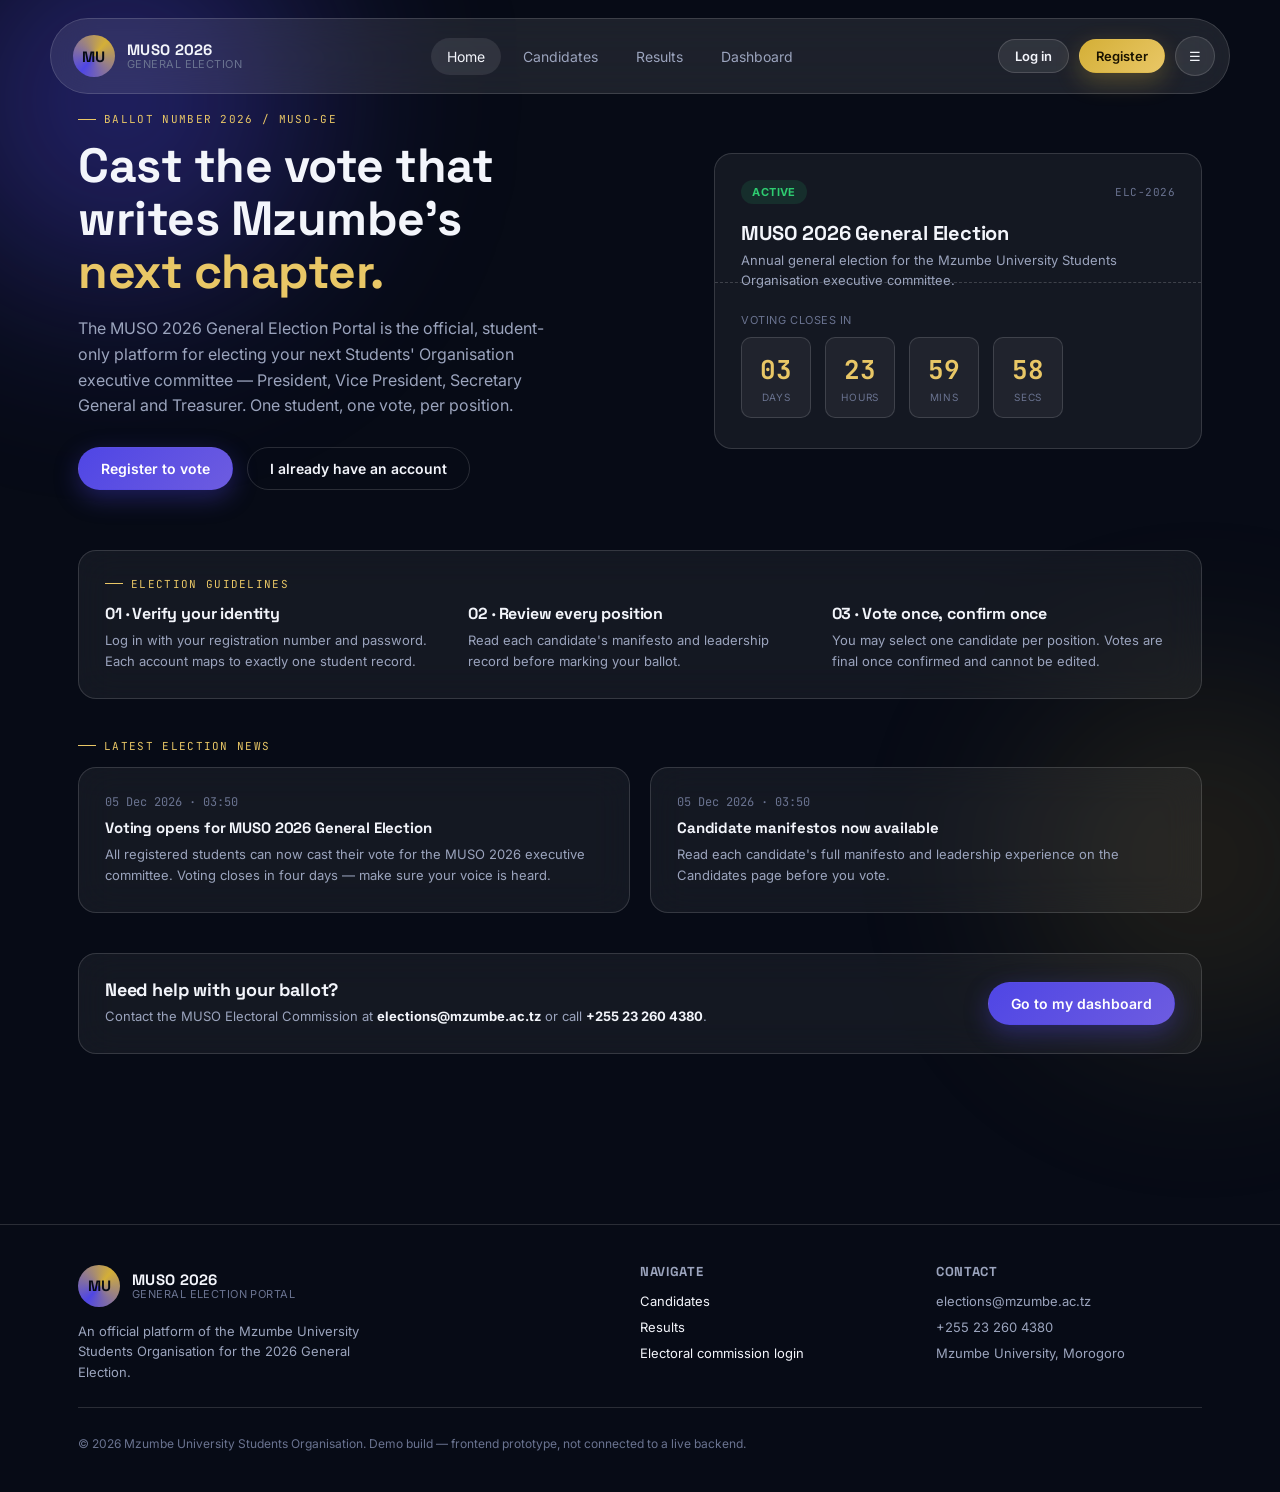
<file: index.html>
<!DOCTYPE html>
<html lang="en">
<head>
<meta charset="UTF-8">
<meta name="viewport" content="width=device-width, initial-scale=1.0">
<title>MUSO 2026 General Election — Mzumbe University Students Organisation</title>
<link rel="preconnect" href="https://fonts.googleapis.com">
<link href="https://fonts.googleapis.com/css2?family=Space+Grotesk:wght@500;600;700&family=Inter:wght@400;500;600;700&family=JetBrains+Mono:wght@400;600&display=swap" rel="stylesheet">
<link rel="stylesheet" href="style.css">
</head>
<body>

<nav class="nav">
  <div class="nav-inner glass-strong">
    <div class="brand">
      <div class="brand-mark">MU</div>
      <div class="brand-text"><strong>MUSO 2026</strong><span>General Election</span></div>
    </div>
    <ul class="nav-links">
      <li><a href="index.html" class="active">Home</a></li>
      <li><a href="candidates.html">Candidates</a></li>
      <li><a href="results.html">Results</a></li>
      <li><a href="dashboard.html">Dashboard</a></li>
    </ul>
    <div class="nav-actions">
      <a href="login.html" class="btn btn-ghost btn-sm">Log in</a>
      <a href="register.html" class="btn btn-gold btn-sm">Register</a>
      <button class="icon-btn nav-toggle" aria-label="Menu">☰</button>
    </div>
  </div>
</nav>

<main class="page-body">
  <div class="wrap">

    <!-- HERO -->
    <section style="display:grid; grid-template-columns:1.1fr .9fr; gap:40px; align-items:center; margin-bottom:60px;">
      <div>
        <div class="eyebrow">Ballot Number 2026 / MUSO-GE</div>
        <h1 style="font-size:48px; margin-bottom:18px;">Cast the vote that<br>writes Mzumbe's<br><span style="color:var(--gold-soft);">next chapter.</span></h1>
        <p style="font-size:16px; max-width:480px; margin-bottom:28px;">
          The MUSO 2026 General Election Portal is the official, student-only platform for electing your
          next Students' Organisation executive committee — President, Vice President, Secretary General
          and Treasurer. One student, one vote, per position.
        </p>
        <div style="display:flex; gap:14px; flex-wrap:wrap;">
          <a href="register.html" class="btn btn-primary">Register to vote</a>
          <a href="login.html" class="btn btn-outline">I already have an account</a>
        </div>
      </div>

      <div class="stub card" style="padding-bottom:30px;">
        <div style="display:flex; justify-content:space-between; align-items:center; margin-bottom:18px;">
          <span class="badge" id="election-badge">Loading…</span>
          <span class="stub-id" id="election-id">—</span>
        </div>
        <h3 style="font-size:20px; margin-bottom:6px;" id="election-title">—</h3>
        <p style="font-size:13px; margin-bottom:22px;" id="election-desc">—</p>
        <div class="field-hint" style="margin-bottom:10px; text-transform:uppercase; letter-spacing:.05em; font-size:11px;">Voting closes in</div>
        <div class="countdown" id="countdown"></div>
      </div>
    </section>

    <!-- GUIDELINES -->
    <section class="glass card" style="margin-bottom:40px;">
      <div class="eyebrow">Election guidelines</div>
      <div class="grid grid-3">
        <div>
          <h4 style="font-size:16px; margin-bottom:8px;">01 · Verify your identity</h4>
          <p style="font-size:13px;">Log in with your registration number and password. Each account maps to exactly one student record.</p>
        </div>
        <div>
          <h4 style="font-size:16px; margin-bottom:8px;">02 · Review every position</h4>
          <p style="font-size:13px;">Read each candidate's manifesto and leadership record before marking your ballot.</p>
        </div>
        <div>
          <h4 style="font-size:16px; margin-bottom:8px;">03 · Vote once, confirm once</h4>
          <p style="font-size:13px;">You may select one candidate per position. Votes are final once confirmed and cannot be edited.</p>
        </div>
      </div>
    </section>

    <!-- ANNOUNCEMENTS -->
    <section style="margin-bottom:40px;">
      <div class="eyebrow">Latest election news</div>
      <div class="grid grid-2" id="announcements-list"></div>
    </section>

    <!-- CONTACT -->
    <section class="glass card" style="display:flex; justify-content:space-between; align-items:center; flex-wrap:wrap; gap:20px;">
      <div>
        <h3 style="font-size:18px; margin-bottom:6px;">Need help with your ballot?</h3>
        <p style="font-size:13px;">Contact the MUSO Electoral Commission at <strong style="color:var(--text);">elections@mzumbe.ac.tz</strong> or call <strong style="color:var(--text);">+255 23 260 4380</strong>.</p>
      </div>
      <a href="login.html" class="btn btn-primary">Go to my dashboard</a>
    </section>

  </div>
</main>

<footer class="footer">
  <div class="wrap">
    <div class="footer-grid">
      <div>
        <div class="brand" style="margin-bottom:14px;">
          <div class="brand-mark">MU</div>
          <div class="brand-text"><strong>MUSO 2026</strong><span>General Election Portal</span></div>
        </div>
        <p style="font-size:13px; max-width:320px;">An official platform of the Mzumbe University Students Organisation for the 2026 General Election.</p>
      </div>
      <div>
        <h4 style="font-size:13px; text-transform:uppercase; letter-spacing:.05em; color:var(--text-dim); margin-bottom:14px;">Navigate</h4>
        <ul style="display:flex; flex-direction:column; gap:10px; font-size:13px;">
          <li><a href="candidates.html">Candidates</a></li>
          <li><a href="results.html">Results</a></li>
          <li><a href="admin-login.html">Electoral commission login</a></li>
        </ul>
      </div>
      <div>
        <h4 style="font-size:13px; text-transform:uppercase; letter-spacing:.05em; color:var(--text-dim); margin-bottom:14px;">Contact</h4>
        <ul style="display:flex; flex-direction:column; gap:10px; font-size:13px; color:var(--text-dim);">
          <li>elections@mzumbe.ac.tz</li>
          <li>+255 23 260 4380</li>
          <li>Mzumbe University, Morogoro</li>
        </ul>
      </div>
    </div>
    <hr class="divider">
    <small>© 2026 Mzumbe University Students Organisation. Demo build — frontend prototype, not connected to a live backend.</small>
  </div>
</footer>

<script src="data.js"></script>
<script src="app.js"></script>
<script>
  const election = DB.elections.all()[0];
  if (election){
    document.getElementById('election-id').textContent = election.id;
    document.getElementById('election-title').textContent = election.title;
    document.getElementById('election-desc').textContent = election.description;
    const badge = document.getElementById('election-badge');
    badge.textContent = election.status;
    badge.className = 'badge ' + electionStatusBadge(election.status);
    startCountdown(election.endDate, document.getElementById('countdown'));
  }

  const list = document.getElementById('announcements-list');
  const items = DB.announcements.all().filter(a => a.status === 'Published');
  list.innerHTML = items.length ? items.map(a => `
    <div class="glass card">
      <div class="tag-mono" style="margin-bottom:10px;">${formatDate(a.publishDate)}</div>
      <h4 style="font-size:15px; margin-bottom:8px;">${escapeHtml(a.title)}</h4>
      <p style="font-size:13px;">${escapeHtml(a.content)}</p>
    </div>
  `).join('') : `<div class="empty-state">No announcements published yet.</div>`;
</script>
</body>
</html>
</file>
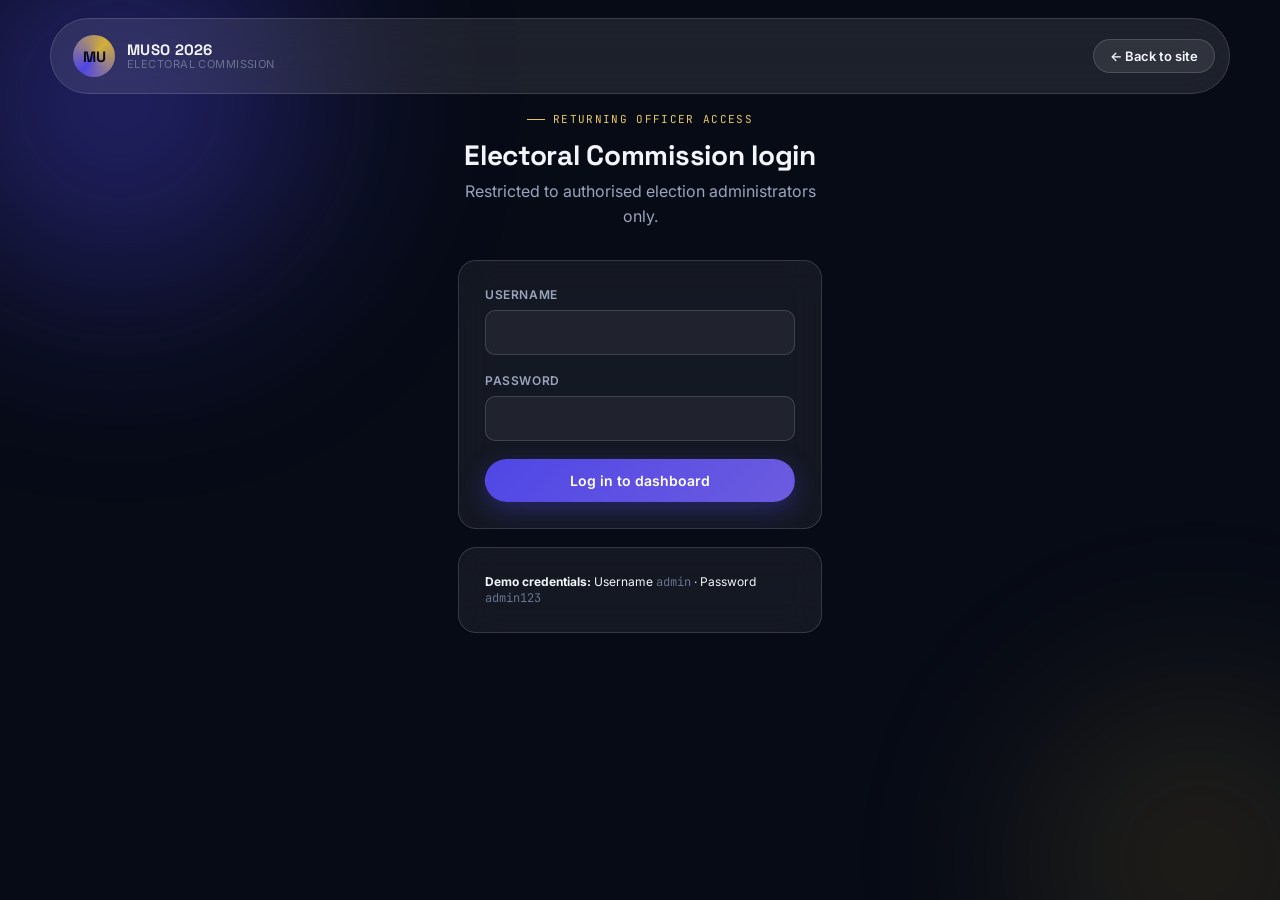
<file: admin-login.html>
<!DOCTYPE html>
<html lang="en">
<head>
<meta charset="UTF-8">
<meta name="viewport" content="width=device-width, initial-scale=1.0">
<title>Admin Login — MUSO 2026 Election Portal</title>
<link rel="preconnect" href="https://fonts.googleapis.com">
<link href="https://fonts.googleapis.com/css2?family=Space+Grotesk:wght@500;600;700&family=Inter:wght@400;500;600;700&family=JetBrains+Mono:wght@400;600&display=swap" rel="stylesheet">
<link rel="stylesheet" href="style.css">
</head>
<body>

<nav class="nav">
  <div class="nav-inner glass-strong">
    <div class="brand">
      <div class="brand-mark">MU</div>
      <div class="brand-text"><strong>MUSO 2026</strong><span>Electoral Commission</span></div>
    </div>
    <ul class="nav-links"></ul>
    <div class="nav-actions">
      <a href="index.html" class="btn btn-ghost btn-sm">← Back to site</a>
    </div>
  </div>
</nav>

<main class="page-body">
  <div class="wrap" style="max-width:420px;">
    <div class="eyebrow center" style="justify-content:center;">Returning officer access</div>
    <h1 style="font-size:28px; text-align:center; margin-bottom:8px;">Electoral Commission login</h1>
    <p style="text-align:center; margin-bottom:30px;">Restricted to authorised election administrators only.</p>

    <div class="glass card">
      <form id="admin-login-form">
        <div class="field">
          <label for="username">Username</label>
          <input type="text" id="username" required autocomplete="username">
        </div>
        <div class="field">
          <label for="password">Password</label>
          <input type="password" id="password" required autocomplete="current-password">
          <div class="field-error" id="login-error">Incorrect username or password.</div>
        </div>
        <button type="submit" class="btn btn-primary btn-block">Log in to dashboard</button>
      </form>
    </div>

    <div class="glass card" style="margin-top:18px; font-size:12px;">
      <strong style="color:var(--text);">Demo credentials:</strong> Username <code class="tag-mono">admin</code> · Password <code class="tag-mono">admin123</code>
    </div>
  </div>
</main>

<script src="data.js"></script>
<script src="app.js"></script>
<script>
  document.getElementById('admin-login-form').addEventListener('submit', (e) => {
    e.preventDefault();
    const username = document.getElementById('username').value.trim();
    const password = document.getElementById('password').value;
    const admin = DB.admins.all().find(a => a.username.toLowerCase() === username.toLowerCase());
    const errEl = document.getElementById('login-error');

    if (!admin || admin.password !== password){
      errEl.style.display = 'block';
      return;
    }
    errEl.style.display = 'none';
    DB.session.set({ role:'admin', id: admin.id });
    DB.logAudit('ADMIN_LOGIN', `Admin ${admin.username} logged in.`);
    window.location.href = 'admin.html';
  });
</script>
</body>
</html>
</file>
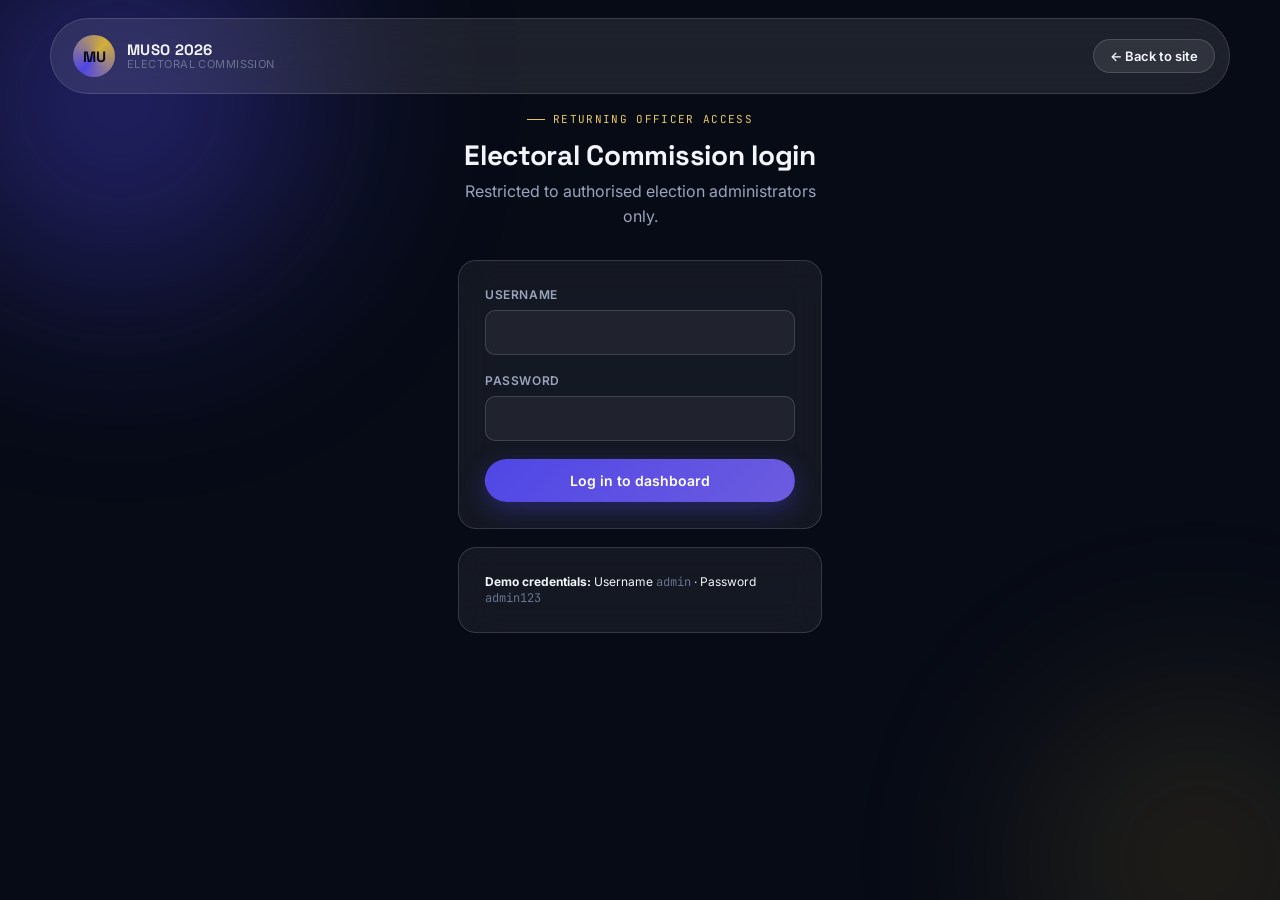
<file: admin.html>
<!DOCTYPE html>
<html lang="en">
<head>
<meta charset="UTF-8">
<meta name="viewport" content="width=device-width, initial-scale=1.0">
<title>Admin Dashboard — MUSO 2026 Election Portal</title>
<link rel="preconnect" href="https://fonts.googleapis.com">
<link href="https://fonts.googleapis.com/css2?family=Space+Grotesk:wght@500;600;700&family=Inter:wght@400;500;600;700&family=JetBrains+Mono:wght@400;600&display=swap" rel="stylesheet">
<link rel="stylesheet" href="style.css">
</head>
<body>

<nav class="nav">
  <div class="nav-inner glass-strong">
    <div class="brand">
      <div class="brand-mark">MU</div>
      <div class="brand-text"><strong>MUSO 2026</strong><span>Electoral Commission</span></div>
    </div>
    <ul class="nav-links"></ul>
    <div class="nav-actions">
      <div class="icon-btn" data-user-initials style="background:var(--gold); color:#1A1300;">--</div>
      <button class="btn btn-ghost btn-sm" data-logout="admin">Log out</button>
    </div>
  </div>
</nav>

<main class="page-body">
  <div class="wrap">
    <div class="eyebrow">Returning officer dashboard</div>
    <h1 style="font-size:28px; margin-bottom:24px;">Welcome, <span data-user-name>Admin</span></h1>

    <div class="tabs" style="margin-bottom:26px; flex-wrap:wrap;">
      <div class="tab active" data-tab="overview">Overview</div>
      <div class="tab" data-tab="elections">Elections</div>
      <div class="tab" data-tab="positions">Positions</div>
      <div class="tab" data-tab="candidates">Candidates</div>
      <div class="tab" data-tab="students">Students</div>
      <div class="tab" data-tab="announcements">Announcements</div>
      <div class="tab" data-tab="audit">Audit Log</div>
    </div>

    <!-- OVERVIEW -->
    <section data-panel="overview">
      <div class="grid grid-4" id="overview-tiles" style="margin-bottom:30px;"></div>
      <div class="glass card">
        <div class="eyebrow">Quick actions</div>
        <div style="display:flex; gap:12px; flex-wrap:wrap;">
          <button class="btn btn-primary btn-sm" onclick="switchTab('elections')">+ Add election</button>
          <button class="btn btn-ghost btn-sm" onclick="switchTab('positions')">+ Add position</button>
          <button class="btn btn-ghost btn-sm" onclick="switchTab('candidates')">+ Add candidate</button>
          <button class="btn btn-ghost btn-sm" onclick="switchTab('students')">Manage students</button>
          <a href="results.html" class="btn btn-ghost btn-sm">View public results</a>
        </div>
      </div>
    </section>

    <!-- ELECTIONS -->
    <section data-panel="elections" style="display:none;">
      <div style="display:flex; justify-content:space-between; margin-bottom:16px;">
        <h3 style="font-size:18px;">Elections</h3>
        <button class="btn btn-primary btn-sm" onclick="openElectionForm()">+ Add election</button>
      </div>
      <div class="table-wrap"><table id="elections-table"></table></div>
    </section>

    <!-- POSITIONS -->
    <section data-panel="positions" style="display:none;">
      <div style="display:flex; justify-content:space-between; margin-bottom:16px;">
        <h3 style="font-size:18px;">Positions</h3>
        <button class="btn btn-primary btn-sm" onclick="openPositionForm()">+ Add position</button>
      </div>
      <div class="table-wrap"><table id="positions-table"></table></div>
    </section>

    <!-- CANDIDATES -->
    <section data-panel="candidates" style="display:none;">
      <div style="display:flex; justify-content:space-between; margin-bottom:16px;">
        <h3 style="font-size:18px;">Candidates</h3>
        <button class="btn btn-primary btn-sm" onclick="openCandidateForm()">+ Add candidate</button>
      </div>
      <div class="table-wrap"><table id="candidates-table"></table></div>
    </section>

    <!-- STUDENTS -->
    <section data-panel="students" style="display:none;">
      <div style="display:flex; justify-content:space-between; margin-bottom:16px; gap:12px; flex-wrap:wrap;">
        <h3 style="font-size:18px;">Registered students</h3>
        <input type="text" id="student-search" placeholder="Search name or reg. number…" style="padding:10px 14px; border-radius:999px; background:var(--glass); border:1px solid var(--glass-border); color:var(--text); width:260px;">
      </div>
      <div class="table-wrap"><table id="students-table"></table></div>
    </section>

    <!-- ANNOUNCEMENTS -->
    <section data-panel="announcements" style="display:none;">
      <div style="display:flex; justify-content:space-between; margin-bottom:16px;">
        <h3 style="font-size:18px;">Announcements</h3>
        <button class="btn btn-primary btn-sm" onclick="openAnnouncementForm()">+ New announcement</button>
      </div>
      <div class="table-wrap"><table id="announcements-table"></table></div>
    </section>

    <!-- AUDIT -->
    <section data-panel="audit" style="display:none;">
      <h3 style="font-size:18px; margin-bottom:16px;">Audit log</h3>
      <div class="table-wrap"><table id="audit-table"></table></div>
    </section>

  </div>
</main>

<!-- Generic form modal -->
<div class="modal-overlay" id="form-modal">
  <div class="modal" style="width:min(560px,100%); max-height:85vh; overflow-y:auto;">
    <h3 id="form-modal-title">Add record</h3>
    <div id="form-modal-body" style="margin-top:16px;"></div>
    <div class="modal-actions">
      <button class="btn btn-ghost btn-block" data-modal-close>Cancel</button>
      <button class="btn btn-primary btn-block" id="form-modal-save">Save</button>
    </div>
  </div>
</div>

<!-- Confirm delete modal -->
<div class="modal-overlay" id="delete-modal">
  <div class="modal center">
    <h3 style="margin-bottom:10px;">Delete this record?</h3>
    <p style="font-size:13px; margin-bottom:20px;">This action cannot be undone.</p>
    <div class="modal-actions">
      <button class="btn btn-ghost btn-block" data-modal-close>Cancel</button>
      <button class="btn btn-danger btn-block" id="delete-confirm-btn">Delete</button>
    </div>
  </div>
</div>

<script src="data.js"></script>
<script src="app.js"></script>
<script src="admin.js"></script>
</body>
</html>
</file>
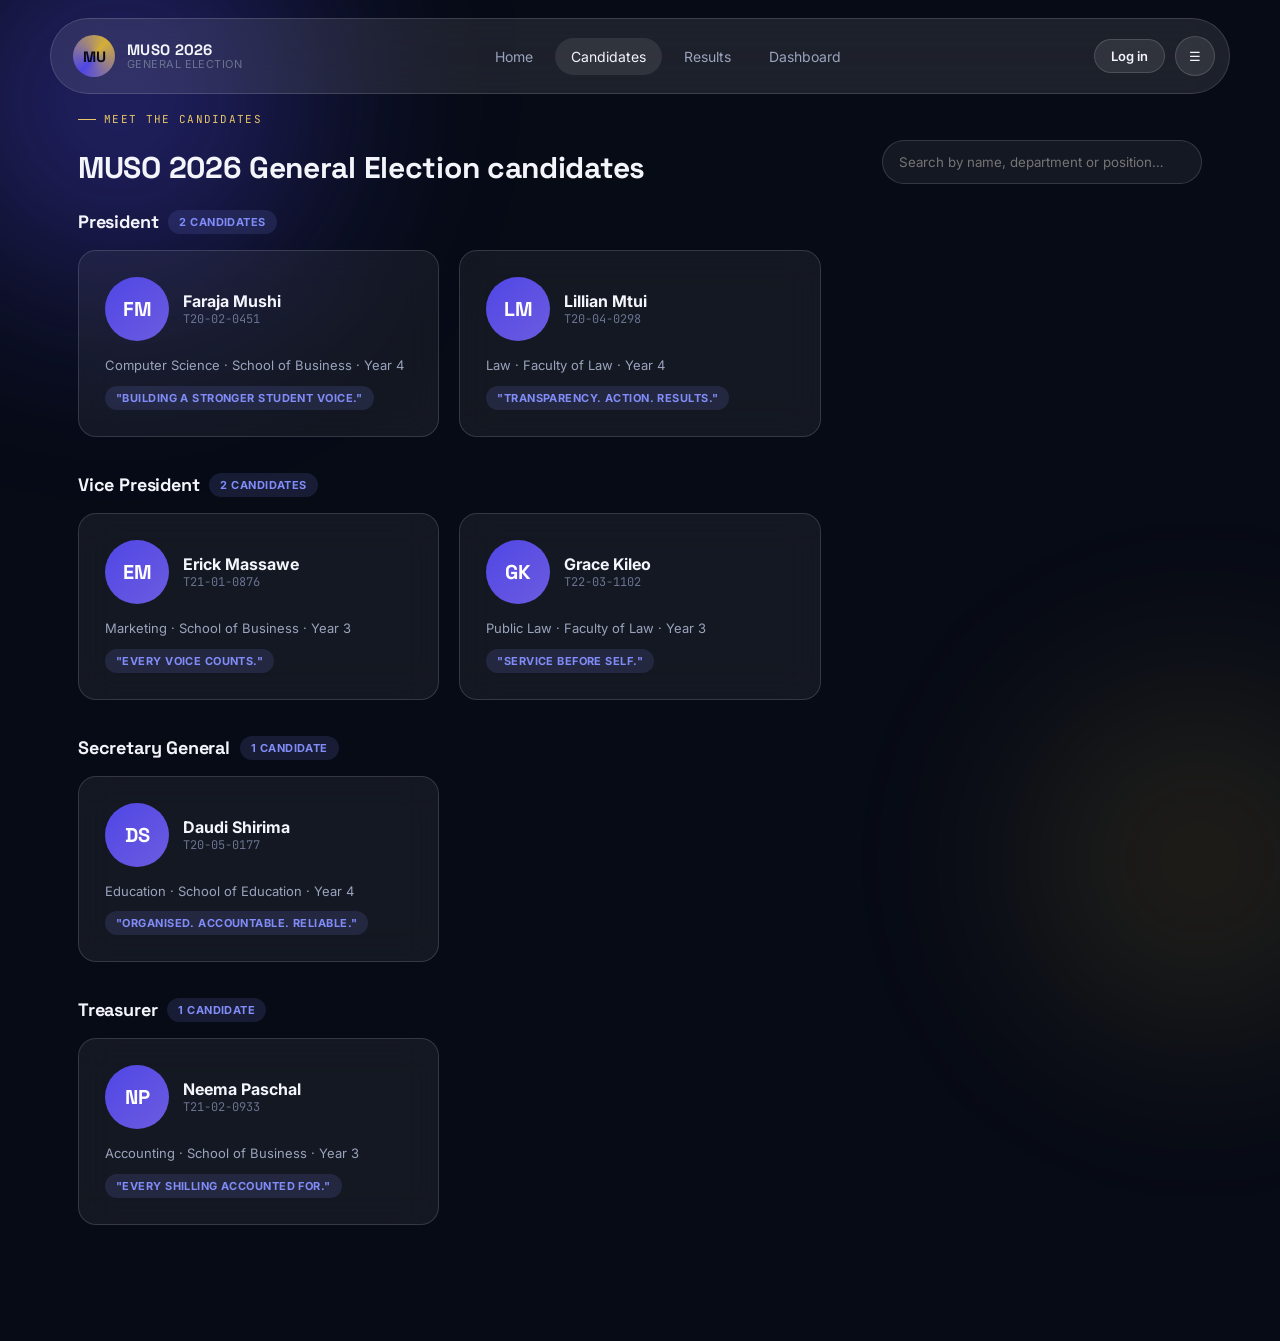
<file: candidates.html>
<!DOCTYPE html>
<html lang="en">
<head>
<meta charset="UTF-8">
<meta name="viewport" content="width=device-width, initial-scale=1.0">
<title>Candidates — MUSO 2026 Election Portal</title>
<link rel="preconnect" href="https://fonts.googleapis.com">
<link href="https://fonts.googleapis.com/css2?family=Space+Grotesk:wght@500;600;700&family=Inter:wght@400;500;600;700&family=JetBrains+Mono:wght@400;600&display=swap" rel="stylesheet">
<link rel="stylesheet" href="style.css">
</head>
<body>

<nav class="nav">
  <div class="nav-inner glass-strong">
    <div class="brand">
      <div class="brand-mark">MU</div>
      <div class="brand-text"><strong>MUSO 2026</strong><span>General Election</span></div>
    </div>
    <ul class="nav-links">
      <li><a href="index.html">Home</a></li>
      <li><a href="candidates.html" class="active">Candidates</a></li>
      <li><a href="results.html">Results</a></li>
      <li><a href="dashboard.html">Dashboard</a></li>
    </ul>
    <div class="nav-actions">
      <a href="login.html" class="btn btn-ghost btn-sm">Log in</a>
      <button class="icon-btn nav-toggle" aria-label="Menu">☰</button>
    </div>
  </div>
</nav>

<main class="page-body">
  <div class="wrap">
    <div class="eyebrow">Meet the candidates</div>
    <div style="display:flex; justify-content:space-between; align-items:flex-end; flex-wrap:wrap; gap:16px; margin-bottom:26px;">
      <h1 style="font-size:30px;">MUSO 2026 General Election candidates</h1>
      <input type="text" id="search" placeholder="Search by name, department or position…" style="width:320px; padding:13px 16px; border-radius:999px; background:var(--glass); border:1px solid var(--glass-border); color:var(--text);">
    </div>

    <div id="positions-list"></div>
  </div>
</main>

<!-- Candidate profile modal -->
<div class="modal-overlay" id="profile-modal">
  <div class="modal" style="width:min(560px,100%);">
    <div id="profile-modal-body"></div>
    <div class="modal-actions">
      <button class="btn btn-ghost btn-block" data-modal-close>Close</button>
    </div>
  </div>
</div>

<script src="data.js"></script>
<script src="app.js"></script>
<script>
  function candidateCardHTML(c){
    return `
      <div class="glass card" style="cursor:pointer;" onclick="openProfile('${c.id}')">
        <div style="display:flex; gap:14px; align-items:center; margin-bottom:14px;">
          <div class="candidate-avatar">${initials(c.name)}</div>
          <div>
            <div style="font-weight:700;">${escapeHtml(c.name)}</div>
            <div class="tag-mono">${escapeHtml(c.regNo)}</div>
          </div>
        </div>
        <p style="font-size:13px; margin-bottom:10px;">${escapeHtml(c.department)} · ${escapeHtml(c.faculty)} · Year ${c.year}</p>
        <div class="badge badge-upcoming">"${escapeHtml(c.slogan)}"</div>
      </div>
    `;
  }

  function render(filter){
    filter = (filter || '').toLowerCase();
    const election = DB.elections.all()[0];
    const positions = election ? DB.positions.all().filter(p => p.electionId === election.id) : [];
    const container = document.getElementById('positions-list');

    container.innerHTML = positions.map(pos => {
      let cands = DB.candidates.all().filter(c => c.positionId === pos.id && c.status === 'Approved');
      if (filter){
        cands = cands.filter(c =>
          c.name.toLowerCase().includes(filter) ||
          c.department.toLowerCase().includes(filter) ||
          pos.title.toLowerCase().includes(filter)
        );
      }
      if (!cands.length) return '';
      return `
        <div style="margin-bottom:36px;">
          <div style="display:flex; align-items:center; gap:10px; margin-bottom:16px;">
            <h3 style="font-size:18px;">${escapeHtml(pos.title)}</h3>
            <span class="badge badge-upcoming">${cands.length} candidate${cands.length>1?'s':''}</span>
          </div>
          <div class="grid grid-3">${cands.map(candidateCardHTML).join('')}</div>
        </div>
      `;
    }).join('') || `<div class="empty-state">No candidates match your search.</div>`;
  }

  function openProfile(id){
    const c = DB.candidates.find(id);
    const pos = DB.positions.find(c.positionId);
    document.getElementById('profile-modal-body').innerHTML = `
      <div style="display:flex; gap:16px; align-items:center; margin-bottom:18px;">
        <div class="candidate-avatar" style="width:72px; height:72px; font-size:22px;">${initials(c.name)}</div>
        <div>
          <h3 style="font-size:20px;">${escapeHtml(c.name)}</h3>
          <div class="badge badge-upcoming" style="margin-top:6px;">${escapeHtml(pos.title)}</div>
        </div>
      </div>
      <p style="font-size:13px; font-style:italic; color:var(--gold-soft); margin-bottom:16px;">"${escapeHtml(c.slogan)}"</p>
      <div class="grid grid-2" style="margin-bottom:16px; font-size:13px;">
        <div><strong style="color:var(--text);">Department:</strong> ${escapeHtml(c.department)}</div>
        <div><strong style="color:var(--text);">Faculty:</strong> ${escapeHtml(c.faculty)}</div>
        <div><strong style="color:var(--text);">Course:</strong> ${escapeHtml(c.course)}</div>
        <div><strong style="color:var(--text);">Year:</strong> ${c.year}</div>
      </div>
      <hr class="divider">
      <div style="margin-bottom:14px;"><div class="field-hint" style="margin-bottom:6px;">BIOGRAPHY</div><p style="font-size:13px;">${escapeHtml(c.bio)}</p></div>
      <div style="margin-bottom:14px;"><div class="field-hint" style="margin-bottom:6px;">MANIFESTO</div><p style="font-size:13px;">${escapeHtml(c.manifesto)}</p></div>
      <div style="margin-bottom:14px;"><div class="field-hint" style="margin-bottom:6px;">LEADERSHIP EXPERIENCE</div><p style="font-size:13px;">${escapeHtml(c.experience)}</p></div>
      <div><div class="field-hint" style="margin-bottom:6px;">ACHIEVEMENTS</div><p style="font-size:13px;">${escapeHtml(c.achievements)}</p></div>
    `;
    document.getElementById('profile-modal').classList.add('open');
  }

  document.getElementById('search').addEventListener('input', (e) => render(e.target.value));
  render('');
</script>
</body>
</html>
</file>
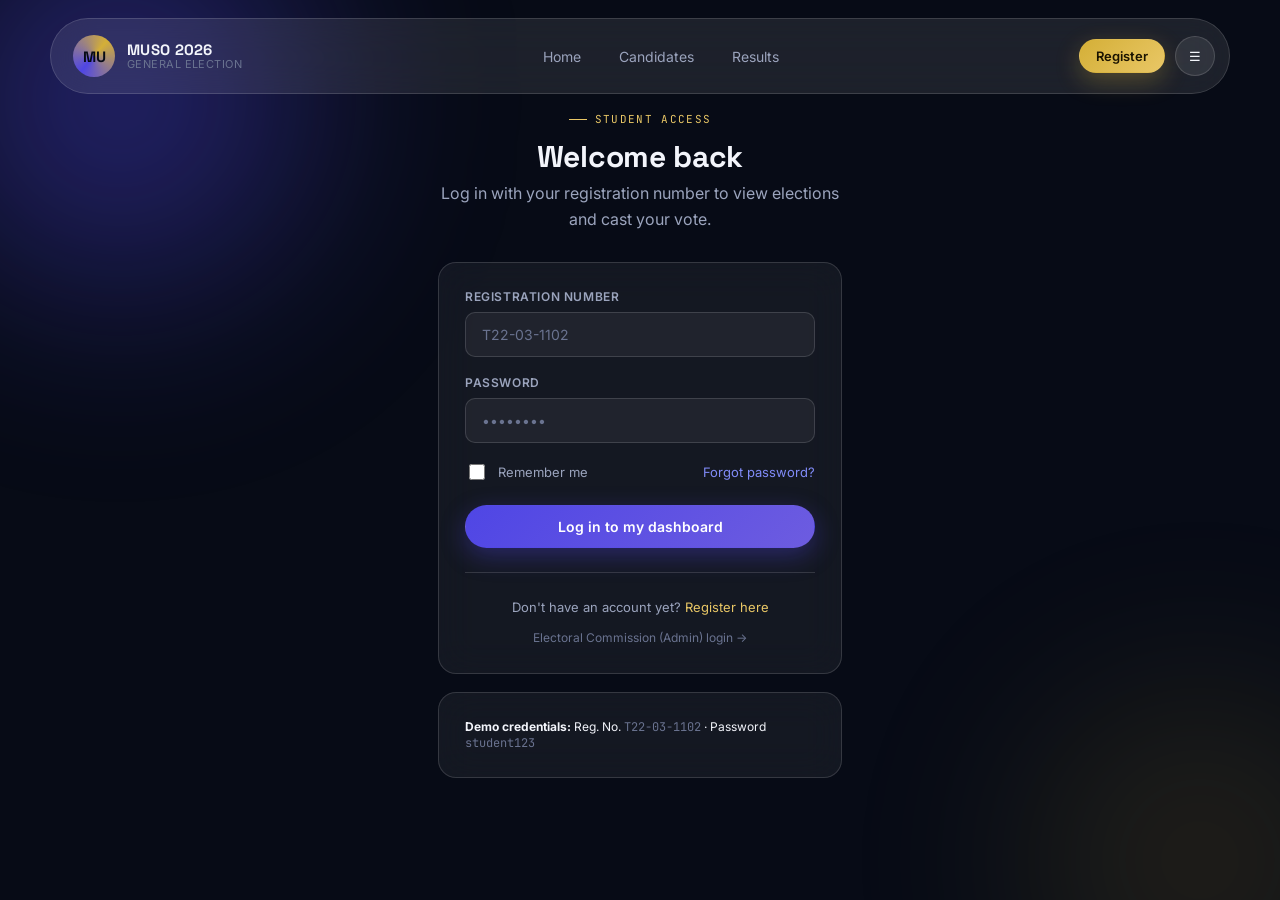
<file: dashboard.html>
<!DOCTYPE html>
<html lang="en">
<head>
<meta charset="UTF-8">
<meta name="viewport" content="width=device-width, initial-scale=1.0">
<title>My Dashboard — MUSO 2026 Election Portal</title>
<link rel="preconnect" href="https://fonts.googleapis.com">
<link href="https://fonts.googleapis.com/css2?family=Space+Grotesk:wght@500;600;700&family=Inter:wght@400;500;600;700&family=JetBrains+Mono:wght@400;600&display=swap" rel="stylesheet">
<link rel="stylesheet" href="style.css">
</head>
<body>

<nav class="nav">
  <div class="nav-inner glass-strong">
    <div class="brand">
      <div class="brand-mark">MU</div>
      <div class="brand-text"><strong>MUSO 2026</strong><span>General Election</span></div>
    </div>
    <ul class="nav-links">
      <li><a href="dashboard.html" class="active">Dashboard</a></li>
      <li><a href="candidates.html">Candidates</a></li>
      <li><a href="vote.html">Vote</a></li>
      <li><a href="results.html">Results</a></li>
      <li><a href="profile.html">Profile</a></li>
    </ul>
    <div class="nav-actions">
      <div class="icon-btn" data-user-initials style="background:var(--indigo); color:#fff;">--</div>
      <button class="btn btn-ghost btn-sm" data-logout="student">Log out</button>
      <button class="icon-btn nav-toggle" aria-label="Menu">☰</button>
    </div>
  </div>
</nav>

<main class="page-body">
  <div class="wrap">

    <div style="display:flex; justify-content:space-between; align-items:center; flex-wrap:wrap; gap:16px; margin-bottom:30px;">
      <div>
        <div class="eyebrow">Voter dashboard</div>
        <h1 style="font-size:28px;">Welcome, <span data-user-name>Student</span></h1>
      </div>
      <a href="vote.html" class="btn btn-primary">Go to ballot →</a>
    </div>

    <div class="grid grid-4" style="margin-bottom:30px;" id="stat-tiles"></div>

    <div class="grid" style="grid-template-columns:1.5fr 1fr; gap:24px; margin-bottom:30px;">
      <div class="glass card" id="election-panel"></div>

      <div class="glass card">
        <div class="eyebrow">My profile</div>
        <div style="display:flex; align-items:center; gap:14px; margin-bottom:18px;">
          <div class="candidate-avatar" id="profile-avatar" style="width:54px; height:54px; font-size:16px;"></div>
          <div>
            <div style="font-weight:700;" id="profile-name"></div>
            <div class="tag-mono" id="profile-reg"></div>
          </div>
        </div>
        <ul style="font-size:13px; display:flex; flex-direction:column; gap:8px; color:var(--text-dim);">
          <li><strong style="color:var(--text);">Faculty:</strong> <span id="profile-faculty"></span></li>
          <li><strong style="color:var(--text);">Department:</strong> <span id="profile-dept"></span></li>
          <li><strong style="color:var(--text);">Year of study:</strong> <span id="profile-year"></span></li>
        </ul>
        <a href="profile.html" class="btn btn-outline btn-sm" style="margin-top:18px; width:100%;">Edit profile</a>
      </div>
    </div>

    <div>
      <div class="eyebrow">Announcements</div>
      <div class="grid grid-2" id="announcements-list"></div>
    </div>

  </div>
</main>

<script src="data.js"></script>
<script src="app.js"></script>
<script>
  const student = requireAuth('student');
  if (student){
    const me = currentStudent();
    document.getElementById('profile-name').textContent = me.fullName;
    document.getElementById('profile-reg').textContent = me.regNo;
    document.getElementById('profile-faculty').textContent = me.faculty;
    document.getElementById('profile-dept').textContent = me.department;
    document.getElementById('profile-year').textContent = 'Year ' + me.year;
    document.getElementById('profile-avatar').textContent = initials(me.fullName);

    const election = DB.elections.all()[0];
    const positions = election ? DB.positions.all().filter(p => p.electionId === election.id) : [];
    const myVotes = election ? votesForStudentElection(me.id, election.id) : [];
    const totalVotesCast = DB.votes.all().length;
    const totalStudents = DB.students.all().length;
    const turnout = totalStudents ? Math.round((new Set(DB.votes.all().map(v=>v.studentId)).size / totalStudents) * 100) : 0;

    document.getElementById('stat-tiles').innerHTML = `
      <div class="stat glass"><div class="num">${positions.length}</div><div class="lbl">Positions open</div></div>
      <div class="stat glass"><div class="num">${myVotes.length}/${positions.length}</div><div class="lbl">Your ballot progress</div></div>
      <div class="stat glass"><div class="num">${turnout}%</div><div class="lbl">Voter turnout</div></div>
      <div class="stat glass"><div class="num">${totalVotesCast}</div><div class="lbl">Total votes cast</div></div>
    `;

    const panel = document.getElementById('election-panel');
    if (election){
      const complete = myVotes.length >= positions.length;
      panel.innerHTML = `
        <div style="display:flex; justify-content:space-between; align-items:flex-start; margin-bottom:14px;">
          <div class="eyebrow" style="margin-bottom:0;">Active election</div>
          <span class="badge ${electionStatusBadge(election.status)}">${election.status}</span>
        </div>
        <h3 style="font-size:20px; margin-bottom:8px;">${escapeHtml(election.title)}</h3>
        <p style="font-size:13px; margin-bottom:18px;">${escapeHtml(election.description)}</p>
        <div class="field-hint" style="margin-bottom:10px; text-transform:uppercase; letter-spacing:.05em; font-size:11px;">Time remaining</div>
        <div class="countdown" id="countdown" style="margin-bottom:22px;"></div>
        ${complete
          ? `<div class="badge badge-active" style="padding:10px 18px;">✓ You have voted in all positions — thank you!</div>`
          : `<a href="vote.html" class="btn btn-gold">Continue voting (${myVotes.length}/${positions.length} done)</a>`
        }
      `;
      startCountdown(election.endDate, document.getElementById('countdown'));
    } else {
      panel.innerHTML = `<div class="empty-state">No active election right now. Check back soon.</div>`;
    }

    const list = document.getElementById('announcements-list');
    const items = DB.announcements.all().filter(a => a.status === 'Published');
    list.innerHTML = items.length ? items.map(a => `
      <div class="glass card">
        <div class="tag-mono" style="margin-bottom:10px;">${formatDate(a.publishDate)}</div>
        <h4 style="font-size:15px; margin-bottom:8px;">${escapeHtml(a.title)}</h4>
        <p style="font-size:13px;">${escapeHtml(a.content)}</p>
      </div>
    `).join('') : `<div class="empty-state">No announcements yet.</div>`;
  }
</script>
</body>
</html>
</file>
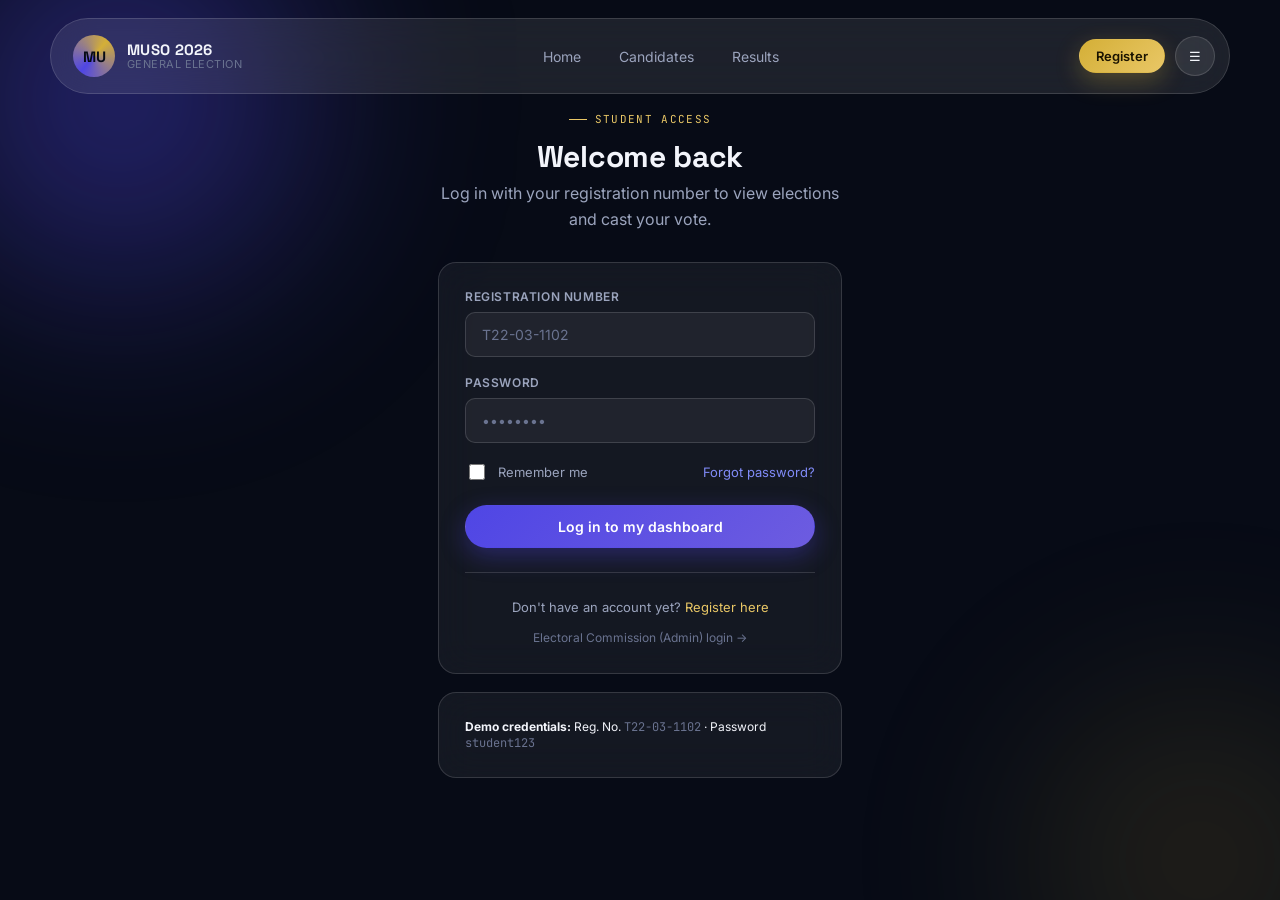
<file: login.html>
<!DOCTYPE html>
<html lang="en">
<head>
<meta charset="UTF-8">
<meta name="viewport" content="width=device-width, initial-scale=1.0">
<title>Log in — MUSO 2026 Election Portal</title>
<link rel="preconnect" href="https://fonts.googleapis.com">
<link href="https://fonts.googleapis.com/css2?family=Space+Grotesk:wght@500;600;700&family=Inter:wght@400;500;600;700&family=JetBrains+Mono:wght@400;600&display=swap" rel="stylesheet">
<link rel="stylesheet" href="style.css">
</head>
<body>

<nav class="nav">
  <div class="nav-inner glass-strong">
    <div class="brand">
      <div class="brand-mark">MU</div>
      <div class="brand-text"><strong>MUSO 2026</strong><span>General Election</span></div>
    </div>
    <ul class="nav-links">
      <li><a href="index.html">Home</a></li>
      <li><a href="candidates.html">Candidates</a></li>
      <li><a href="results.html">Results</a></li>
    </ul>
    <div class="nav-actions">
      <a href="register.html" class="btn btn-gold btn-sm">Register</a>
      <button class="icon-btn nav-toggle" aria-label="Menu">☰</button>
    </div>
  </div>
</nav>

<main class="page-body">
  <div class="wrap" style="max-width:460px;">
    <div class="eyebrow center" style="justify-content:center;">Student access</div>
    <h1 style="font-size:30px; text-align:center; margin-bottom:8px;">Welcome back</h1>
    <p style="text-align:center; margin-bottom:30px;">Log in with your registration number to view elections and cast your vote.</p>

    <div class="glass card">
      <form id="login-form">
        <div class="field">
          <label for="regNo">Registration number</label>
          <input type="text" id="regNo" placeholder="T22-03-1102" required autocomplete="username">
        </div>
        <div class="field">
          <label for="password">Password</label>
          <input type="password" id="password" placeholder="••••••••" required autocomplete="current-password">
          <div class="field-error" id="login-error">Incorrect registration number or password.</div>
        </div>
        <div style="display:flex; justify-content:space-between; align-items:center; margin-bottom:22px; font-size:13px;">
          <label class="checkbox-row"><input type="checkbox" id="remember"> Remember me</label>
          <a href="#" id="forgot-link" style="color:var(--indigo-light);">Forgot password?</a>
        </div>
        <button type="submit" class="btn btn-primary btn-block">Log in to my dashboard</button>
      </form>
      <hr class="divider">
      <p class="center" style="font-size:13px;">Don't have an account yet? <a href="register.html" style="color:var(--gold-soft);">Register here</a></p>
      <p class="center" style="font-size:12px; margin-top:10px;"><a href="admin-login.html" style="color:var(--text-faint);">Electoral Commission (Admin) login →</a></p>
    </div>

    <div class="glass card" style="margin-top:18px; font-size:12px;">
      <strong style="color:var(--text);">Demo credentials:</strong> Reg. No. <code class="tag-mono">T22-03-1102</code> · Password <code class="tag-mono">student123</code>
    </div>
  </div>
</main>

<!-- Forgot password modal -->
<div class="modal-overlay" id="forgot-modal">
  <div class="modal">
    <h3>Reset your password</h3>
    <p style="font-size:13px; margin-bottom:18px;">Enter your registration number and email on file. We'll set a temporary password for this demo session.</p>
    <div class="field">
      <label for="reset-reg">Registration number</label>
      <input type="text" id="reset-reg" placeholder="T22-03-1102">
    </div>
    <div class="field">
      <label for="reset-email">Email</label>
      <input type="email" id="reset-email" placeholder="you@mzumbe.ac.tz">
    </div>
    <div class="field">
      <label for="reset-new">New password</label>
      <input type="password" id="reset-new" placeholder="New password">
    </div>
    <div class="modal-actions">
      <button class="btn btn-ghost btn-block" data-modal-close>Cancel</button>
      <button class="btn btn-primary btn-block" id="reset-submit">Reset password</button>
    </div>
  </div>
</div>

<script src="data.js"></script>
<script src="app.js"></script>
<script>
  document.getElementById('login-form').addEventListener('submit', (e) => {
    e.preventDefault();
    const regNo = document.getElementById('regNo').value.trim();
    const password = document.getElementById('password').value;
    const student = DB.students.all().find(s => s.regNo.toLowerCase() === regNo.toLowerCase());
    const errEl = document.getElementById('login-error');

    if (!student || student.password !== password){
      errEl.style.display = 'block';
      return;
    }
    if (student.status !== 'active'){
      errEl.textContent = 'Your account has been deactivated. Contact the electoral commission.';
      errEl.style.display = 'block';
      return;
    }
    errEl.style.display = 'none';
    DB.session.set({ role:'student', id: student.id });
    DB.logAudit('LOGIN', `Student ${student.regNo} logged in.`);
    window.location.href = 'dashboard.html';
  });

  document.getElementById('forgot-link').addEventListener('click', (e) => {
    e.preventDefault();
    document.getElementById('forgot-modal').classList.add('open');
  });

  document.getElementById('reset-submit').addEventListener('click', () => {
    const regNo = document.getElementById('reset-reg').value.trim();
    const email = document.getElementById('reset-email').value.trim().toLowerCase();
    const newPass = document.getElementById('reset-new').value;
    const student = DB.students.all().find(s => s.regNo.toLowerCase() === regNo.toLowerCase() && s.email.toLowerCase() === email);

    if (!student || !newPass){
      toast('No matching account found for that registration number and email.', 'error');
      return;
    }
    student.password = newPass;
    DB.students.save(student);
    DB.logAudit('PASSWORD_RESET', `Password reset for ${student.regNo}.`);
    document.getElementById('forgot-modal').classList.remove('open');
    toast('Password reset. You can now log in with your new password.', 'success');
  });
</script>
</body>
</html>
</file>
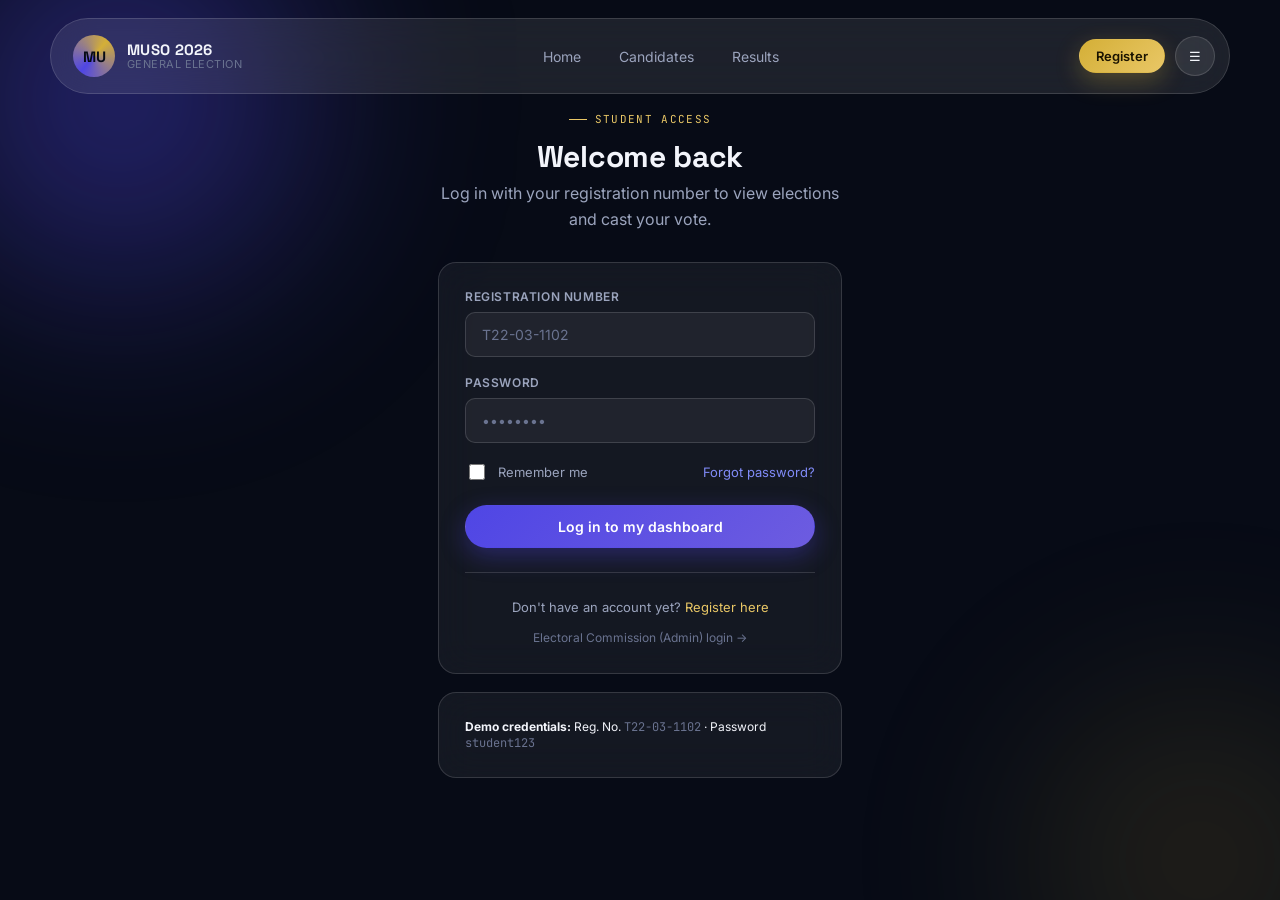
<file: profile.html>
<!DOCTYPE html>
<html lang="en">
<head>
<meta charset="UTF-8">
<meta name="viewport" content="width=device-width, initial-scale=1.0">
<title>My Profile — MUSO 2026 Election Portal</title>
<link rel="preconnect" href="https://fonts.googleapis.com">
<link href="https://fonts.googleapis.com/css2?family=Space+Grotesk:wght@500;600;700&family=Inter:wght@400;500;600;700&family=JetBrains+Mono:wght@400;600&display=swap" rel="stylesheet">
<link rel="stylesheet" href="style.css">
</head>
<body>

<nav class="nav">
  <div class="nav-inner glass-strong">
    <div class="brand">
      <div class="brand-mark">MU</div>
      <div class="brand-text"><strong>MUSO 2026</strong><span>General Election</span></div>
    </div>
    <ul class="nav-links">
      <li><a href="dashboard.html">Dashboard</a></li>
      <li><a href="candidates.html">Candidates</a></li>
      <li><a href="vote.html">Vote</a></li>
      <li><a href="results.html">Results</a></li>
      <li><a href="profile.html" class="active">Profile</a></li>
    </ul>
    <div class="nav-actions">
      <button class="btn btn-ghost btn-sm" data-logout="student">Log out</button>
      <button class="icon-btn nav-toggle" aria-label="Menu">☰</button>
    </div>
  </div>
</nav>

<main class="page-body">
  <div class="wrap" style="max-width:680px;">
    <div class="eyebrow">Account settings</div>
    <h1 style="font-size:28px; margin-bottom:26px;">My profile</h1>

    <form id="profile-form" class="glass card" style="margin-bottom:24px;">
      <div style="display:flex; align-items:center; gap:16px; margin-bottom:24px;">
        <div class="candidate-avatar" id="avatar" style="width:64px; height:64px; font-size:20px;"></div>
        <div>
          <div style="font-weight:700;" id="reg-display"></div>
          <div class="tag-mono" style="font-size:12px;">Registration number cannot be changed</div>
        </div>
      </div>

      <div class="field-row">
        <div class="field"><label for="fullName">Full name</label><input type="text" id="fullName" required></div>
        <div class="field"><label for="email">Email</label><input type="email" id="email" required></div>
      </div>
      <div class="field-row">
        <div class="field"><label for="phone">Phone number</label><input type="tel" id="phone" required></div>
        <div class="field"><label for="gender">Gender</label>
          <select id="gender"><option>Female</option><option>Male</option></select>
        </div>
      </div>
      <div class="field-row">
        <div class="field"><label for="faculty">Faculty / School</label><input type="text" id="faculty" required></div>
        <div class="field"><label for="department">Department</label><input type="text" id="department" required></div>
      </div>
      <div class="field-row">
        <div class="field"><label for="course">Course / Programme</label><input type="text" id="course" required></div>
        <div class="field"><label for="year">Year of study</label>
          <select id="year"><option>1</option><option>2</option><option>3</option><option>4</option><option>5</option></select>
        </div>
      </div>
      <button type="submit" class="btn btn-primary">Save changes</button>
    </form>

    <form id="password-form" class="glass card">
      <div class="eyebrow">Change password</div>
      <div class="field"><label for="current-pw">Current password</label><input type="password" id="current-pw" required></div>
      <div class="field"><label for="new-pw">New password</label><input type="password" id="new-pw" minlength="6" required></div>
      <div class="field-error" id="pw-error" style="margin-bottom:14px;">Current password is incorrect.</div>
      <button type="submit" class="btn btn-outline">Update password</button>
    </form>
  </div>
</main>

<script src="data.js"></script>
<script src="app.js"></script>
<script>
  const session = requireAuth('student');
  if (session){
    const me = currentStudent();

    document.getElementById('avatar').textContent = initials(me.fullName);
    document.getElementById('reg-display').textContent = me.regNo;
    document.getElementById('fullName').value = me.fullName;
    document.getElementById('email').value = me.email;
    document.getElementById('phone').value = me.phone;
    document.getElementById('gender').value = me.gender;
    document.getElementById('faculty').value = me.faculty;
    document.getElementById('department').value = me.department;
    document.getElementById('course').value = me.course;
    document.getElementById('year').value = String(me.year);

    document.getElementById('profile-form').addEventListener('submit', (e) => {
      e.preventDefault();
      me.fullName = document.getElementById('fullName').value.trim();
      me.email = document.getElementById('email').value.trim();
      me.phone = document.getElementById('phone').value.trim();
      me.gender = document.getElementById('gender').value;
      me.faculty = document.getElementById('faculty').value.trim();
      me.department = document.getElementById('department').value.trim();
      me.course = document.getElementById('course').value.trim();
      me.year = Number(document.getElementById('year').value);
      DB.students.save(me);
      DB.logAudit('PROFILE_UPDATE', `Student ${me.regNo} updated their profile.`);
      toast('Profile updated.', 'success');
    });

    document.getElementById('password-form').addEventListener('submit', (e) => {
      e.preventDefault();
      const current = document.getElementById('current-pw').value;
      const next = document.getElementById('new-pw').value;
      const errEl = document.getElementById('pw-error');
      if (current !== me.password){
        errEl.style.display = 'block';
        return;
      }
      errEl.style.display = 'none';
      me.password = next;
      DB.students.save(me);
      DB.logAudit('PASSWORD_CHANGE', `Student ${me.regNo} changed their password.`);
      document.getElementById('password-form').reset();
      toast('Password updated.', 'success');
    });
  }
</script>
</body>
</html>
</file>
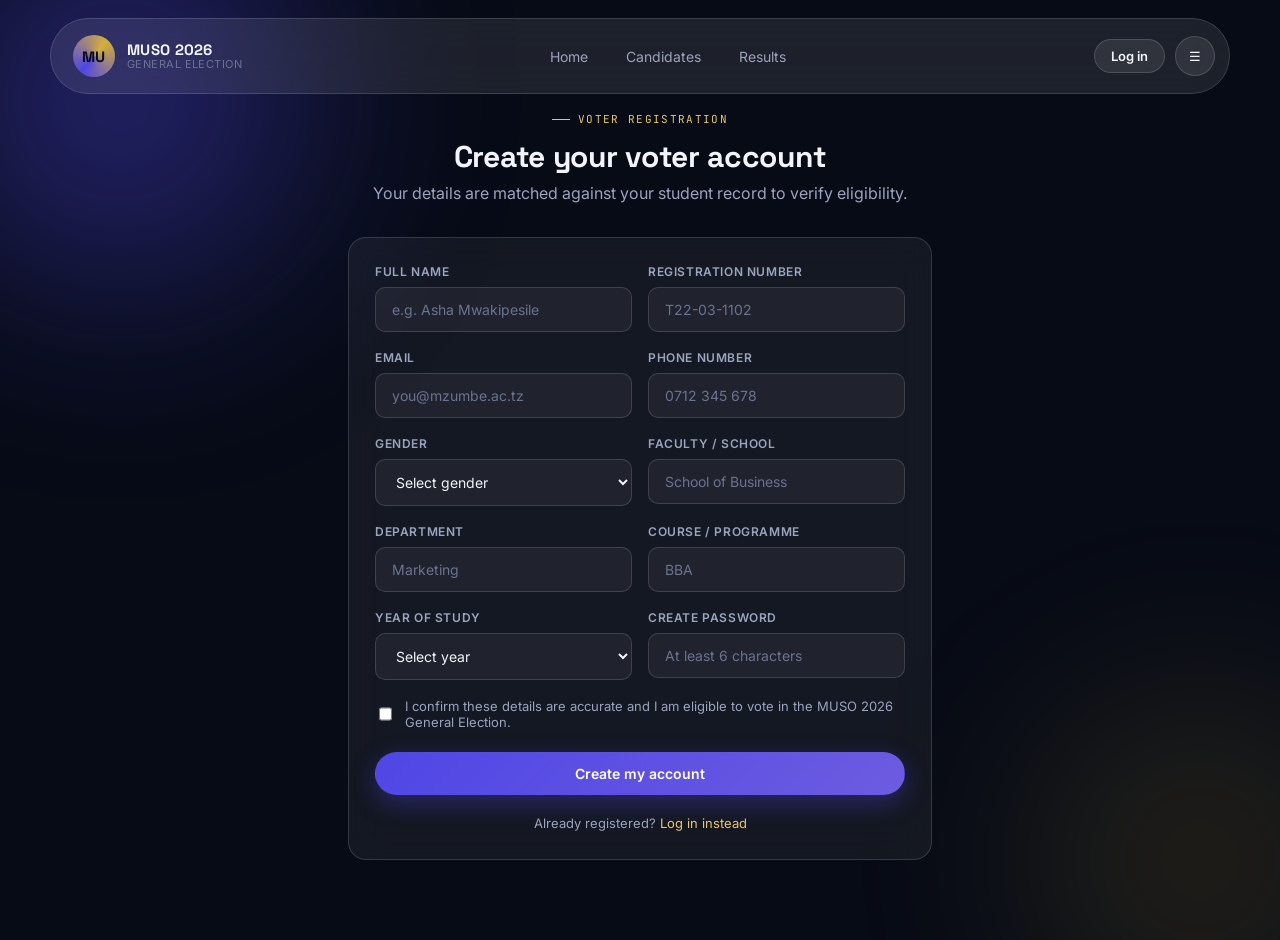
<file: register.html>
<!DOCTYPE html>
<html lang="en">
<head>
<meta charset="UTF-8">
<meta name="viewport" content="width=device-width, initial-scale=1.0">
<title>Register — MUSO 2026 Election Portal</title>
<link rel="preconnect" href="https://fonts.googleapis.com">
<link href="https://fonts.googleapis.com/css2?family=Space+Grotesk:wght@500;600;700&family=Inter:wght@400;500;600;700&family=JetBrains+Mono:wght@400;600&display=swap" rel="stylesheet">
<link rel="stylesheet" href="style.css">
</head>
<body>

<nav class="nav">
  <div class="nav-inner glass-strong">
    <div class="brand">
      <div class="brand-mark">MU</div>
      <div class="brand-text"><strong>MUSO 2026</strong><span>General Election</span></div>
    </div>
    <ul class="nav-links">
      <li><a href="index.html">Home</a></li>
      <li><a href="candidates.html">Candidates</a></li>
      <li><a href="results.html">Results</a></li>
    </ul>
    <div class="nav-actions">
      <a href="login.html" class="btn btn-ghost btn-sm">Log in</a>
      <button class="icon-btn nav-toggle" aria-label="Menu">☰</button>
    </div>
  </div>
</nav>

<main class="page-body">
  <div class="wrap" style="max-width:640px;">
    <div class="eyebrow center" style="justify-content:center;">Voter registration</div>
    <h1 style="font-size:30px; text-align:center; margin-bottom:8px;">Create your voter account</h1>
    <p style="text-align:center; margin-bottom:30px;">Your details are matched against your student record to verify eligibility.</p>

    <form id="register-form" class="glass card">
      <div class="field-row">
        <div class="field">
          <label for="fullName">Full name</label>
          <input type="text" id="fullName" placeholder="e.g. Asha Mwakipesile" required>
        </div>
        <div class="field">
          <label for="regNo">Registration number</label>
          <input type="text" id="regNo" placeholder="T22-03-1102" required>
        </div>
      </div>

      <div class="field-row">
        <div class="field">
          <label for="email">Email</label>
          <input type="email" id="email" placeholder="you@mzumbe.ac.tz" required>
        </div>
        <div class="field">
          <label for="phone">Phone number</label>
          <input type="tel" id="phone" placeholder="0712 345 678" required>
        </div>
      </div>

      <div class="field-row">
        <div class="field">
          <label for="gender">Gender</label>
          <select id="gender" required>
            <option value="">Select gender</option>
            <option>Female</option>
            <option>Male</option>
          </select>
        </div>
        <div class="field">
          <label for="faculty">Faculty / School</label>
          <input type="text" id="faculty" placeholder="School of Business" required>
        </div>
      </div>

      <div class="field-row">
        <div class="field">
          <label for="department">Department</label>
          <input type="text" id="department" placeholder="Marketing" required>
        </div>
        <div class="field">
          <label for="course">Course / Programme</label>
          <input type="text" id="course" placeholder="BBA" required>
        </div>
      </div>

      <div class="field-row">
        <div class="field">
          <label for="year">Year of study</label>
          <select id="year" required>
            <option value="">Select year</option>
            <option>1</option><option>2</option><option>3</option><option>4</option><option>5</option>
          </select>
        </div>
        <div class="field">
          <label for="password">Create password</label>
          <input type="password" id="password" placeholder="At least 6 characters" required minlength="6">
        </div>
      </div>

      <div class="checkbox-row" style="margin-bottom:22px;">
        <input type="checkbox" id="agree" required>
        <label for="agree" style="text-transform:none; font-weight:400; font-size:13px; color:var(--text-dim);">I confirm these details are accurate and I am eligible to vote in the MUSO 2026 General Election.</label>
      </div>

      <div class="field-error" id="register-error" style="margin-bottom:14px;">This registration number is already in use.</div>

      <button type="submit" class="btn btn-primary btn-block">Create my account</button>
      <p class="center" style="font-size:13px; margin-top:18px;">Already registered? <a href="login.html" style="color:var(--gold-soft);">Log in instead</a></p>
    </form>
  </div>
</main>

<script src="data.js"></script>
<script src="app.js"></script>
<script>
  document.getElementById('register-form').addEventListener('submit', (e) => {
    e.preventDefault();
    const regNo = document.getElementById('regNo').value.trim();
    const errEl = document.getElementById('register-error');
    const exists = DB.students.all().some(s => s.regNo.toLowerCase() === regNo.toLowerCase());

    if (exists){
      errEl.style.display = 'block';
      return;
    }
    errEl.style.display = 'none';

    const student = {
      id: DB.uid('STU'),
      regNo,
      fullName: document.getElementById('fullName').value.trim(),
      email: document.getElementById('email').value.trim(),
      phone: document.getElementById('phone').value.trim(),
      gender: document.getElementById('gender').value,
      faculty: document.getElementById('faculty').value.trim(),
      department: document.getElementById('department').value.trim(),
      course: document.getElementById('course').value.trim(),
      year: Number(document.getElementById('year').value),
      password: document.getElementById('password').value,
      photo: '',
      status: 'active'
    };

    DB.students.save(student);
    DB.logAudit('REGISTER', `New student registered: ${student.regNo}.`);
    DB.session.set({ role:'student', id: student.id });
    toast('Account created. Welcome to MUSO 2026!', 'success');
    setTimeout(() => window.location.href = 'dashboard.html', 700);
  });
</script>
</body>
</html>
</file>
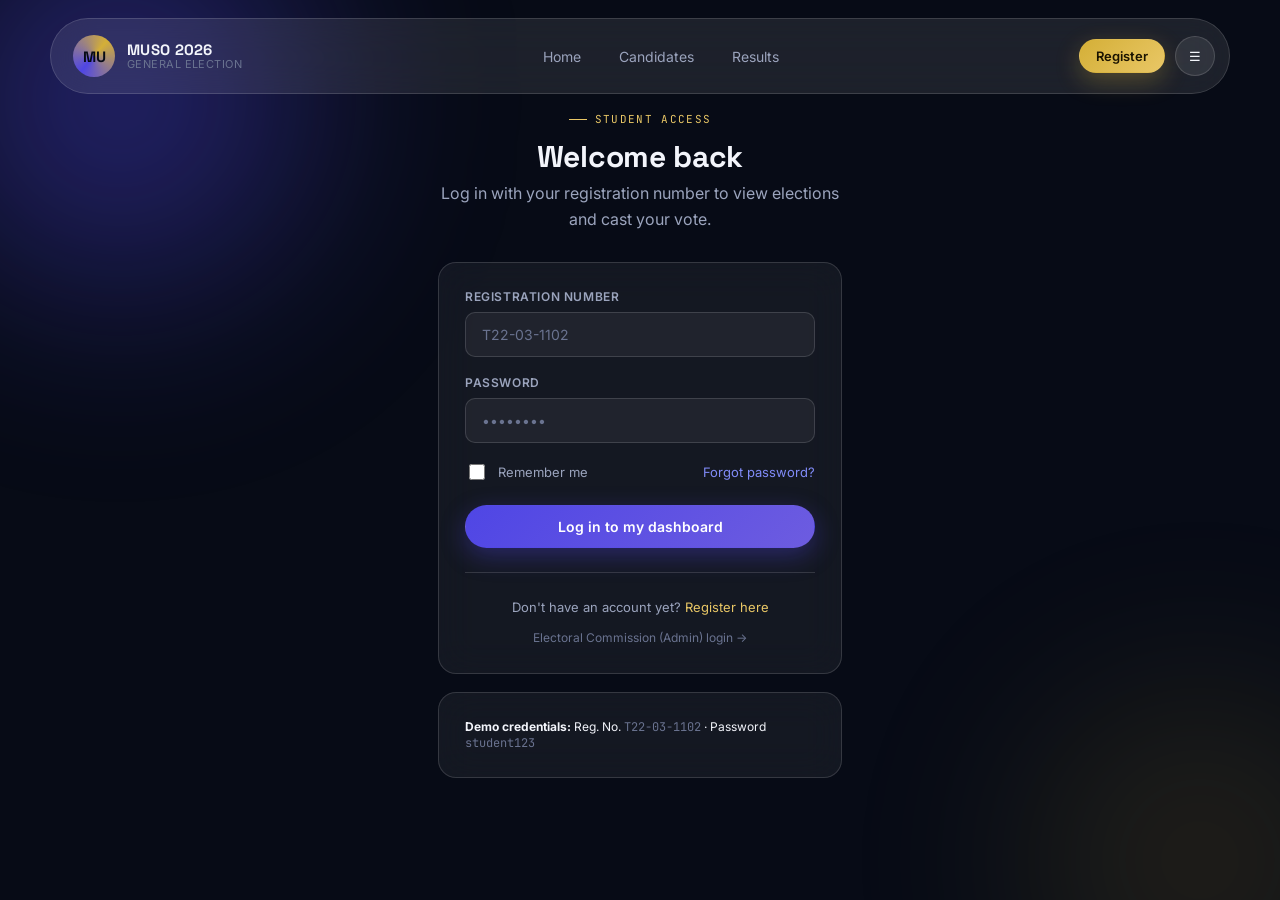
<file: vote.html>
<!DOCTYPE html>
<html lang="en">
<head>
<meta charset="UTF-8">
<meta name="viewport" content="width=device-width, initial-scale=1.0">
<title>Cast Your Vote — MUSO 2026 Election Portal</title>
<link rel="preconnect" href="https://fonts.googleapis.com">
<link href="https://fonts.googleapis.com/css2?family=Space+Grotesk:wght@500;600;700&family=Inter:wght@400;500;600;700&family=JetBrains+Mono:wght@400;600&display=swap" rel="stylesheet">
<link rel="stylesheet" href="style.css">
</head>
<body>

<nav class="nav">
  <div class="nav-inner glass-strong">
    <div class="brand">
      <div class="brand-mark">MU</div>
      <div class="brand-text"><strong>MUSO 2026</strong><span>General Election</span></div>
    </div>
    <ul class="nav-links">
      <li><a href="dashboard.html">Dashboard</a></li>
      <li><a href="candidates.html">Candidates</a></li>
      <li><a href="vote.html" class="active">Vote</a></li>
      <li><a href="results.html">Results</a></li>
    </ul>
    <div class="nav-actions">
      <div class="icon-btn" data-user-initials style="background:var(--indigo); color:#fff;">--</div>
      <button class="btn btn-ghost btn-sm" data-logout="student">Log out</button>
      <button class="icon-btn nav-toggle" aria-label="Menu">☰</button>
    </div>
  </div>
</nav>

<main class="page-body">
  <div class="wrap" style="max-width:760px;">

    <div class="eyebrow">Official ballot</div>
    <h1 style="font-size:30px; margin-bottom:8px;" id="election-title">—</h1>
    <p style="margin-bottom:26px;">Select one candidate per position below. You can move between positions before submitting — each vote is confirmed and locked individually.</p>

    <div class="glass card" style="margin-bottom:30px; display:flex; justify-content:space-between; align-items:center;">
      <div>
        <div class="field-hint" style="margin-bottom:6px;">BALLOT PROGRESS</div>
        <div id="progress-text" style="font-family:var(--f-display); font-size:18px;">0 of 0 positions voted</div>
      </div>
      <div style="width:160px; height:8px; border-radius:99px; background:rgba(255,255,255,.08); overflow:hidden;">
        <div id="progress-bar" style="height:100%; width:0%; background:linear-gradient(90deg, var(--indigo), var(--gold)); transition:width .3s;"></div>
      </div>
    </div>

    <div id="ballot-container"></div>

  </div>
</main>

<!-- Confirm vote modal -->
<div class="modal-overlay" id="confirm-modal">
  <div class="modal">
    <h3>Confirm your vote</h3>
    <p style="font-size:13px; margin-bottom:18px;">You are about to vote for <strong id="confirm-candidate" style="color:var(--text);"></strong> for <strong id="confirm-position" style="color:var(--text);"></strong>. This cannot be changed once submitted.</p>
    <div class="modal-actions">
      <button class="btn btn-ghost btn-block" data-modal-close>Go back</button>
      <button class="btn btn-gold btn-block" id="confirm-submit">Confirm &amp; submit</button>
    </div>
  </div>
</div>

<!-- Success modal -->
<div class="modal-overlay" id="success-modal">
  <div class="modal center">
    <div style="width:60px; height:60px; border-radius:50%; background:var(--success-bg); color:var(--success); display:flex; align-items:center; justify-content:center; font-size:28px; margin:0 auto 16px;">✓</div>
    <h3 style="margin-bottom:8px;">Vote recorded</h3>
    <p style="font-size:13px; margin-bottom:20px;">Your vote has been securely recorded with a timestamp. Thank you for participating in MUSO 2026.</p>
    <button class="btn btn-primary btn-block" data-modal-close>Continue</button>
  </div>
</div>

<script src="data.js"></script>
<script src="app.js"></script>
<script>
  const session = requireAuth('student');
  let pendingVote = null;

  if (session){
    const me = currentStudent();
    const election = DB.elections.all().find(e => e.status === 'Active');

    if (!election){
      document.getElementById('ballot-container').innerHTML = `<div class="empty-state glass card">There is no active election open for voting right now.</div>`;
    } else {
      document.getElementById('election-title').textContent = election.title;
      renderBallot();
    }

    function renderBallot(){
      const positions = DB.positions.all().filter(p => p.electionId === election.id && p.status === 'Active');
      const myVotes = votesForStudentElection(me.id, election.id);
      const done = myVotes.length;

      document.getElementById('progress-text').textContent = `${done} of ${positions.length} positions voted`;
      document.getElementById('progress-bar').style.width = positions.length ? (done/positions.length*100)+'%' : '0%';

      document.getElementById('ballot-container').innerHTML = positions.map(pos => {
        const voted = hasVotedFor(me.id, pos.id);
        const myVote = voted ? DB.votes.all().find(v => v.studentId===me.id && v.positionId===pos.id) : null;
        const candidates = DB.candidates.all().filter(c => c.positionId === pos.id && c.status === 'Approved');

        return `
          <div class="glass card" style="margin-bottom:22px;">
            <div style="display:flex; justify-content:space-between; align-items:center; margin-bottom:4px;">
              <h3 style="font-size:18px;">${escapeHtml(pos.title)}</h3>
              ${voted ? `<span class="badge badge-active">✓ Voted</span>` : `<span class="badge badge-upcoming">Pending</span>`}
            </div>
            <p style="font-size:12px; margin-bottom:16px;">${escapeHtml(pos.description)}</p>
            <div class="grid grid-2">
              ${candidates.map(c => {
                const isMine = myVote && myVote.candidateId === c.id;
                return `
                  <label class="candidate-card ${isMine ? 'selected':''} ${voted ? 'voted-locked':''}"
                    style="${voted && !isMine ? 'opacity:.45; cursor:not-allowed;' : ''} ${voted ? 'pointer-events:'+(isMine?'none':'none')+';' : ''}"
                    ${voted ? '' : `onclick="selectCandidate('${pos.id}','${c.id}','${escapeHtml(c.name)}','${escapeHtml(pos.title)}')"`}>
                    <input type="radio" name="pos-${pos.id}" ${isMine ? 'checked' : ''}>
                    <div style="display:flex; gap:12px; align-items:center;">
                      <div class="candidate-avatar">${initials(c.name)}</div>
                      <div>
                        <div style="font-weight:700; font-size:14px;">${escapeHtml(c.name)}</div>
                        <div class="tag-mono" style="font-size:11px;">${escapeHtml(c.department)}</div>
                      </div>
                    </div>
                    <p style="font-size:12px; margin:10px 0 0; font-style:italic;">"${escapeHtml(c.slogan)}"</p>
                    <div class="candidate-check">${isMine ? '✓' : ''}</div>
                  </label>
                `;
              }).join('')}
            </div>
          </div>
        `;
      }).join('');
    }

    function selectCandidate(positionId, candidateId, candidateName, positionTitle){
      pendingVote = { positionId, candidateId };
      document.getElementById('confirm-candidate').textContent = candidateName;
      document.getElementById('confirm-position').textContent = positionTitle;
      document.getElementById('confirm-modal').classList.add('open');
    }
    window.selectCandidate = selectCandidate;

    document.getElementById('confirm-submit').addEventListener('click', () => {
      if (!pendingVote) return;

      // Server-side-equivalent safety checks (still enforced even though this is a demo)
      if (hasVotedFor(me.id, pendingVote.positionId)){
        toast('You have already voted for this position.', 'error');
        document.getElementById('confirm-modal').classList.remove('open');
        return;
      }

      const vote = {
        id: DB.uid('VOTE'),
        studentId: me.id,
        positionId: pendingVote.positionId,
        candidateId: pendingVote.candidateId,
        electionId: election.id,
        timestamp: DB.nowISO()
      };
      DB.votes.save(vote);
      DB.logAudit('VOTE_CAST', `Student cast a vote for position ${pendingVote.positionId}.`);

      document.getElementById('confirm-modal').classList.remove('open');
      document.getElementById('success-modal').classList.add('open');
      pendingVote = null;
      renderBallot();
    });
  }
</script>
</body>
</html>
</file>
<file: style.css>
/* ============================================================
   MUSO 2026 GENERAL ELECTION PORTAL — Design Tokens
   Mzumbe University Students Organisation
   ============================================================ */

:root{
  /* Color */
  --ink: #070B16;
  --ink-2: #0D1428;
  --indigo: #4F46E5;
  --indigo-light: #818CF8;
  --gold: #D4AF37;
  --gold-soft: #E9C766;
  --glass: rgba(255,255,255,0.055);
  --glass-strong: rgba(255,255,255,0.09);
  --glass-border: rgba(255,255,255,0.14);
  --text: #F3F5FB;
  --text-dim: #9BA4BD;
  --text-faint: #6A7390;
  --success: #2ECC71;
  --success-bg: rgba(46,204,113,0.12);
  --danger: #F0556B;
  --danger-bg: rgba(240,85,107,0.12);
  --warn: #E9B949;

  /* Type */
  --f-display: 'Space Grotesk', sans-serif;
  --f-body: 'Inter', sans-serif;
  --f-mono: 'JetBrains Mono', monospace;

  /* Layout */
  --radius: 18px;
  --radius-sm: 10px;
  --radius-lg: 28px;
  --maxw: 1180px;
  --nav-h: 76px;
}

*{box-sizing:border-box;}
html,body{margin:0;padding:0;}
body{
  font-family:var(--f-body);
  background:var(--ink);
  color:var(--text);
  min-height:100vh;
  -webkit-font-smoothing:antialiased;
  position:relative;
  overflow-x:hidden;
}

/* Ambient glow blobs */
body::before, body::after{
  content:"";
  position:fixed;
  border-radius:50%;
  filter:blur(90px);
  z-index:-1;
  opacity:.55;
  pointer-events:none;
}
body::before{
  width:560px;height:560px;
  background:radial-gradient(circle, var(--indigo) 0%, transparent 70%);
  top:-180px; left:-160px;
}
body::after{
  width:520px;height:520px;
  background:radial-gradient(circle, var(--gold) 0%, transparent 70%);
  bottom:-220px; right:-180px;
  opacity:.18;
}

a{color:inherit; text-decoration:none;}
ul{list-style:none; margin:0; padding:0;}
img{max-width:100%; display:block;}
h1,h2,h3,h4{font-family:var(--f-display); margin:0; line-height:1.1; letter-spacing:-0.01em;}
p{margin:0; color:var(--text-dim); line-height:1.6;}
button{font-family:inherit; cursor:pointer;}
input,select,textarea{font-family:inherit;}

:focus-visible{
  outline:2px solid var(--indigo-light);
  outline-offset:2px;
  border-radius:6px;
}

@media (prefers-reduced-motion: reduce){
  *{animation-duration:0.001ms !important; transition-duration:0.001ms !important;}
}

/* ---------- Layout shells ---------- */
.wrap{max-width:var(--maxw); margin:0 auto; padding:0 28px;}
.page-body{padding-top:calc(var(--nav-h) + 36px); padding-bottom:80px; min-height:100vh;}

/* ---------- Glass surface ---------- */
.glass{
  background:var(--glass);
  border:1px solid var(--glass-border);
  border-radius:var(--radius);
  backdrop-filter:blur(18px);
  -webkit-backdrop-filter:blur(18px);
}
.glass-strong{
  background:var(--glass-strong);
  border:1px solid var(--glass-border);
  border-radius:var(--radius);
  backdrop-filter:blur(22px);
  -webkit-backdrop-filter:blur(22px);
}

/* ---------- Nav ---------- */
.nav{
  position:fixed; top:18px; left:0; right:0; z-index:100;
  display:flex; justify-content:center;
}
.nav-inner{
  width:min(calc(100% - 40px), var(--maxw));
  height:var(--nav-h);
  display:flex; align-items:center; justify-content:space-between;
  padding:0 14px 0 22px;
  border-radius:999px;
}
.brand{display:flex; align-items:center; gap:12px;}
.brand-mark{
  width:42px; height:42px; border-radius:50%;
  background:conic-gradient(from 220deg, var(--indigo), var(--gold), var(--indigo));
  display:flex; align-items:center; justify-content:center;
  font-family:var(--f-display); font-weight:700; font-size:15px;
  color:var(--ink); flex:none;
}
.brand-text{display:flex; flex-direction:column; line-height:1.15;}
.brand-text strong{font-family:var(--f-display); font-size:15px; letter-spacing:.02em;}
.brand-text span{font-size:11px; color:var(--text-faint); letter-spacing:.04em; text-transform:uppercase;}

.nav-links{display:flex; align-items:center; gap:6px;}
.nav-links a{
  padding:10px 16px; border-radius:999px; font-size:14px; color:var(--text-dim);
  transition:background .15s, color .15s;
}
.nav-links a:hover{background:var(--glass-strong); color:var(--text);}
.nav-links a.active{background:var(--glass-strong); color:var(--text);}

.nav-actions{display:flex; align-items:center; gap:10px;}
.nav-toggle{display:none;}

/* ---------- Buttons ---------- */
.btn{
  display:inline-flex; align-items:center; justify-content:center; gap:8px;
  font-size:14px; font-weight:600; padding:12px 22px;
  border-radius:999px; border:1px solid transparent;
  transition:transform .15s, box-shadow .15s, background .15s, border-color .15s;
  white-space:nowrap;
}
.btn:active{transform:scale(.97);}
.btn-primary{
  background:linear-gradient(135deg, var(--indigo), #6D5CE0);
  color:#fff; box-shadow:0 8px 24px rgba(79,70,229,.35);
}
.btn-primary:hover{box-shadow:0 10px 30px rgba(79,70,229,.5);}
.btn-gold{
  background:linear-gradient(135deg, var(--gold), var(--gold-soft));
  color:#1A1300; box-shadow:0 8px 24px rgba(212,175,55,.3);
}
.btn-ghost{
  background:var(--glass-strong); color:var(--text); border-color:var(--glass-border);
}
.btn-ghost:hover{background:rgba(255,255,255,.13);}
.btn-outline{
  background:transparent; color:var(--text); border-color:var(--glass-border);
}
.btn-danger{ background:var(--danger-bg); color:var(--danger); border-color:rgba(240,85,107,.35); }
.btn-sm{padding:8px 16px; font-size:13px;}
.btn-block{width:100%;}
.btn[disabled]{opacity:.45; cursor:not-allowed; transform:none !important;}

.icon-btn{
  width:40px; height:40px; border-radius:50%;
  display:flex; align-items:center; justify-content:center;
  background:var(--glass-strong); border:1px solid var(--glass-border); color:var(--text);
}

/* ---------- Badges ---------- */
.badge{
  display:inline-flex; align-items:center; gap:6px;
  font-size:11px; font-weight:700; letter-spacing:.04em; text-transform:uppercase;
  padding:5px 11px; border-radius:999px;
}
.badge-dot{width:6px; height:6px; border-radius:50%; background:currentColor;}
.badge-active{background:var(--success-bg); color:var(--success);}
.badge-upcoming{background:rgba(129,140,248,.14); color:var(--indigo-light);}
.badge-closed{background:rgba(155,164,189,.14); color:var(--text-dim);}
.badge-completed{background:rgba(212,175,55,.14); color:var(--gold-soft);}
.badge-danger{background:var(--danger-bg); color:var(--danger);}

/* ---------- Forms ---------- */
.field{margin-bottom:18px;}
.field label{
  display:block; font-size:12px; font-weight:600; color:var(--text-dim);
  text-transform:uppercase; letter-spacing:.05em; margin-bottom:8px;
}
.field input, .field select, .field textarea{
  width:100%; padding:13px 16px; border-radius:var(--radius-sm);
  background:rgba(255,255,255,.05); border:1px solid var(--glass-border);
  color:var(--text); font-size:14px; transition:border-color .15s, background .15s;
}
.field input::placeholder, .field textarea::placeholder{color:var(--text-faint);}
.field input:focus, .field select:focus, .field textarea:focus{
  border-color:var(--indigo-light); background:rgba(255,255,255,.08); outline:none;
}
.field-hint{font-size:12px; color:var(--text-faint); margin-top:6px;}
.field-error{font-size:12px; color:var(--danger); margin-top:6px; display:none;}
.field-row{display:grid; grid-template-columns:1fr 1fr; gap:16px;}
.checkbox-row{display:flex; align-items:center; gap:10px; font-size:13px; color:var(--text-dim);}
.checkbox-row input{width:16px; height:16px;}

/* ---------- Cards / grid ---------- */
.card{padding:26px; border-radius:var(--radius);}
.grid{display:grid; gap:20px;}
.grid-2{grid-template-columns:repeat(2,1fr);}
.grid-3{grid-template-columns:repeat(3,1fr);}
.grid-4{grid-template-columns:repeat(4,1fr);}

.eyebrow{
  font-family:var(--f-mono); font-size:11px; letter-spacing:.12em; text-transform:uppercase;
  color:var(--gold-soft); display:flex; align-items:center; gap:8px; margin-bottom:14px;
}
.eyebrow::before{content:""; width:18px; height:1px; background:var(--gold-soft);}

/* ---------- Stat tile ---------- */
.stat{padding:22px; border-radius:var(--radius);}
.stat .num{font-family:var(--f-display); font-size:32px; font-weight:700;}
.stat .lbl{font-size:12px; color:var(--text-dim); text-transform:uppercase; letter-spacing:.04em; margin-top:4px;}

/* ---------- Ballot stub / perforation motif ---------- */
.stub{
  position:relative;
  background:var(--glass);
  border:1px solid var(--glass-border);
  border-radius:var(--radius);
}
.stub::before{
  content:"";
  position:absolute; left:0; right:0; top:128px;
  height:0;
  border-top:1px dashed rgba(255,255,255,.18);
}
.stub-id{font-family:var(--f-mono); font-size:11px; color:var(--text-faint); letter-spacing:.04em;}

/* ---------- Candidate ballot card ---------- */
.candidate-card{
  position:relative; padding:22px; border-radius:var(--radius);
  background:var(--glass); border:1px solid var(--glass-border);
  cursor:pointer; transition:border-color .15s, background .15s, transform .15s;
}
.candidate-card:hover{border-color:rgba(255,255,255,.28); transform:translateY(-2px);}
.candidate-card.selected{
  border-color:var(--gold); background:rgba(212,175,55,.08);
  box-shadow:0 0 0 1px var(--gold), 0 10px 30px rgba(212,175,55,.18);
}
.candidate-card input{position:absolute; opacity:0; pointer-events:none;}
.candidate-avatar{
  width:64px; height:64px; border-radius:50%; flex:none;
  display:flex; align-items:center; justify-content:center;
  font-family:var(--f-display); font-weight:700; font-size:20px;
  background:linear-gradient(135deg, var(--indigo), #6D5CE0); color:#fff;
}
.candidate-check{
  position:absolute; top:18px; right:18px; width:24px; height:24px; border-radius:50%;
  border:2px solid var(--glass-border); display:flex; align-items:center; justify-content:center;
  transition:border-color .15s, background .15s;
}
.candidate-card.selected .candidate-check{background:var(--gold); border-color:var(--gold); color:#1A1300;}

/* ---------- Countdown ---------- */
.countdown{display:flex; gap:14px;}
.countdown .seg{
  text-align:center; min-width:70px; padding:14px 6px; border-radius:var(--radius-sm);
  background:rgba(255,255,255,.05); border:1px solid var(--glass-border);
}
.countdown .seg .v{font-family:var(--f-mono); font-size:26px; font-weight:700; color:var(--gold-soft);}
.countdown .seg .l{font-size:10px; text-transform:uppercase; letter-spacing:.08em; color:var(--text-faint); margin-top:4px;}

/* ---------- Table ---------- */
.table-wrap{overflow-x:auto; border-radius:var(--radius); border:1px solid var(--glass-border);}
table{width:100%; border-collapse:collapse; font-size:13px;}
th{
  text-align:left; padding:14px 16px; font-size:11px; text-transform:uppercase;
  letter-spacing:.05em; color:var(--text-faint); background:rgba(255,255,255,.04);
  border-bottom:1px solid var(--glass-border); white-space:nowrap;
}
td{padding:14px 16px; border-bottom:1px solid rgba(255,255,255,.06); white-space:nowrap;}
tr:last-child td{border-bottom:none;}
.row-actions{display:flex; gap:8px;}

/* ---------- Modal ---------- */
.modal-overlay{
  position:fixed; inset:0; background:rgba(5,8,18,.7); backdrop-filter:blur(4px);
  display:none; align-items:center; justify-content:center; z-index:300; padding:20px;
}
.modal-overlay.open{display:flex;}
.modal{
  width:min(480px, 100%); padding:30px; border-radius:var(--radius-lg);
  background:var(--ink-2); border:1px solid var(--glass-border);
  box-shadow:0 30px 80px rgba(0,0,0,.5);
}
.modal h3{margin-bottom:10px;}
.modal-actions{display:flex; gap:12px; margin-top:24px;}

/* ---------- Toast ---------- */
.toast-stack{position:fixed; bottom:24px; right:24px; z-index:400; display:flex; flex-direction:column; gap:10px;}
.toast{
  padding:14px 20px; border-radius:var(--radius-sm); font-size:13px; font-weight:600;
  background:var(--ink-2); border:1px solid var(--glass-border); box-shadow:0 12px 30px rgba(0,0,0,.4);
  display:flex; align-items:center; gap:10px; animation:toastIn .25s ease;
  max-width:320px;
}
.toast.success{border-color:rgba(46,204,113,.4); color:var(--success);}
.toast.error{border-color:rgba(240,85,107,.4); color:var(--danger);}
@keyframes toastIn{from{opacity:0; transform:translateY(10px);} to{opacity:1; transform:translateY(0);}}

/* ---------- Footer ---------- */
.footer{margin-top:90px; padding:40px 0; border-top:1px solid var(--glass-border);}
.footer-grid{display:grid; grid-template-columns:2fr 1fr 1fr; gap:30px;}
.footer small{color:var(--text-faint); font-size:12px;}

/* ---------- Misc ---------- */
.divider{height:1px; background:var(--glass-border); margin:24px 0; border:none;}
.empty-state{padding:50px 20px; text-align:center; color:var(--text-faint);}
.center{text-align:center;}
.tag-mono{font-family:var(--f-mono); font-size:12px; color:var(--text-faint);}
.tabs{display:flex; gap:6px; background:var(--glass); border:1px solid var(--glass-border); border-radius:999px; padding:6px; width:fit-content;}
.tab{padding:9px 18px; border-radius:999px; font-size:13px; font-weight:600; color:var(--text-dim);}
.tab.active{background:var(--indigo); color:#fff;}

/* ---------- Responsive ---------- */
@media (max-width: 900px){
  .grid-4{grid-template-columns:repeat(2,1fr);}
  .grid-3{grid-template-columns:repeat(2,1fr);}
  .grid-2{grid-template-columns:1fr;}
  .field-row{grid-template-columns:1fr;}
  .footer-grid{grid-template-columns:1fr; gap:24px;}
}
@media (max-width: 720px){
  .nav-links{
    position:fixed; top:calc(var(--nav-h) + 28px); left:20px; right:20px;
    flex-direction:column; align-items:stretch; padding:14px;
    background:var(--ink-2); border:1px solid var(--glass-border); border-radius:var(--radius);
    display:none;
  }
  .nav-links.open{display:flex;}
  .nav-links a{padding:13px 16px;}
  .nav-toggle{display:flex;}
  .grid-4, .grid-3{grid-template-columns:1fr;}
  .countdown .seg{min-width:58px; padding:10px 4px;}
  .countdown .seg .v{font-size:20px;}
  .wrap{padding:0 18px;}
}
</file>
